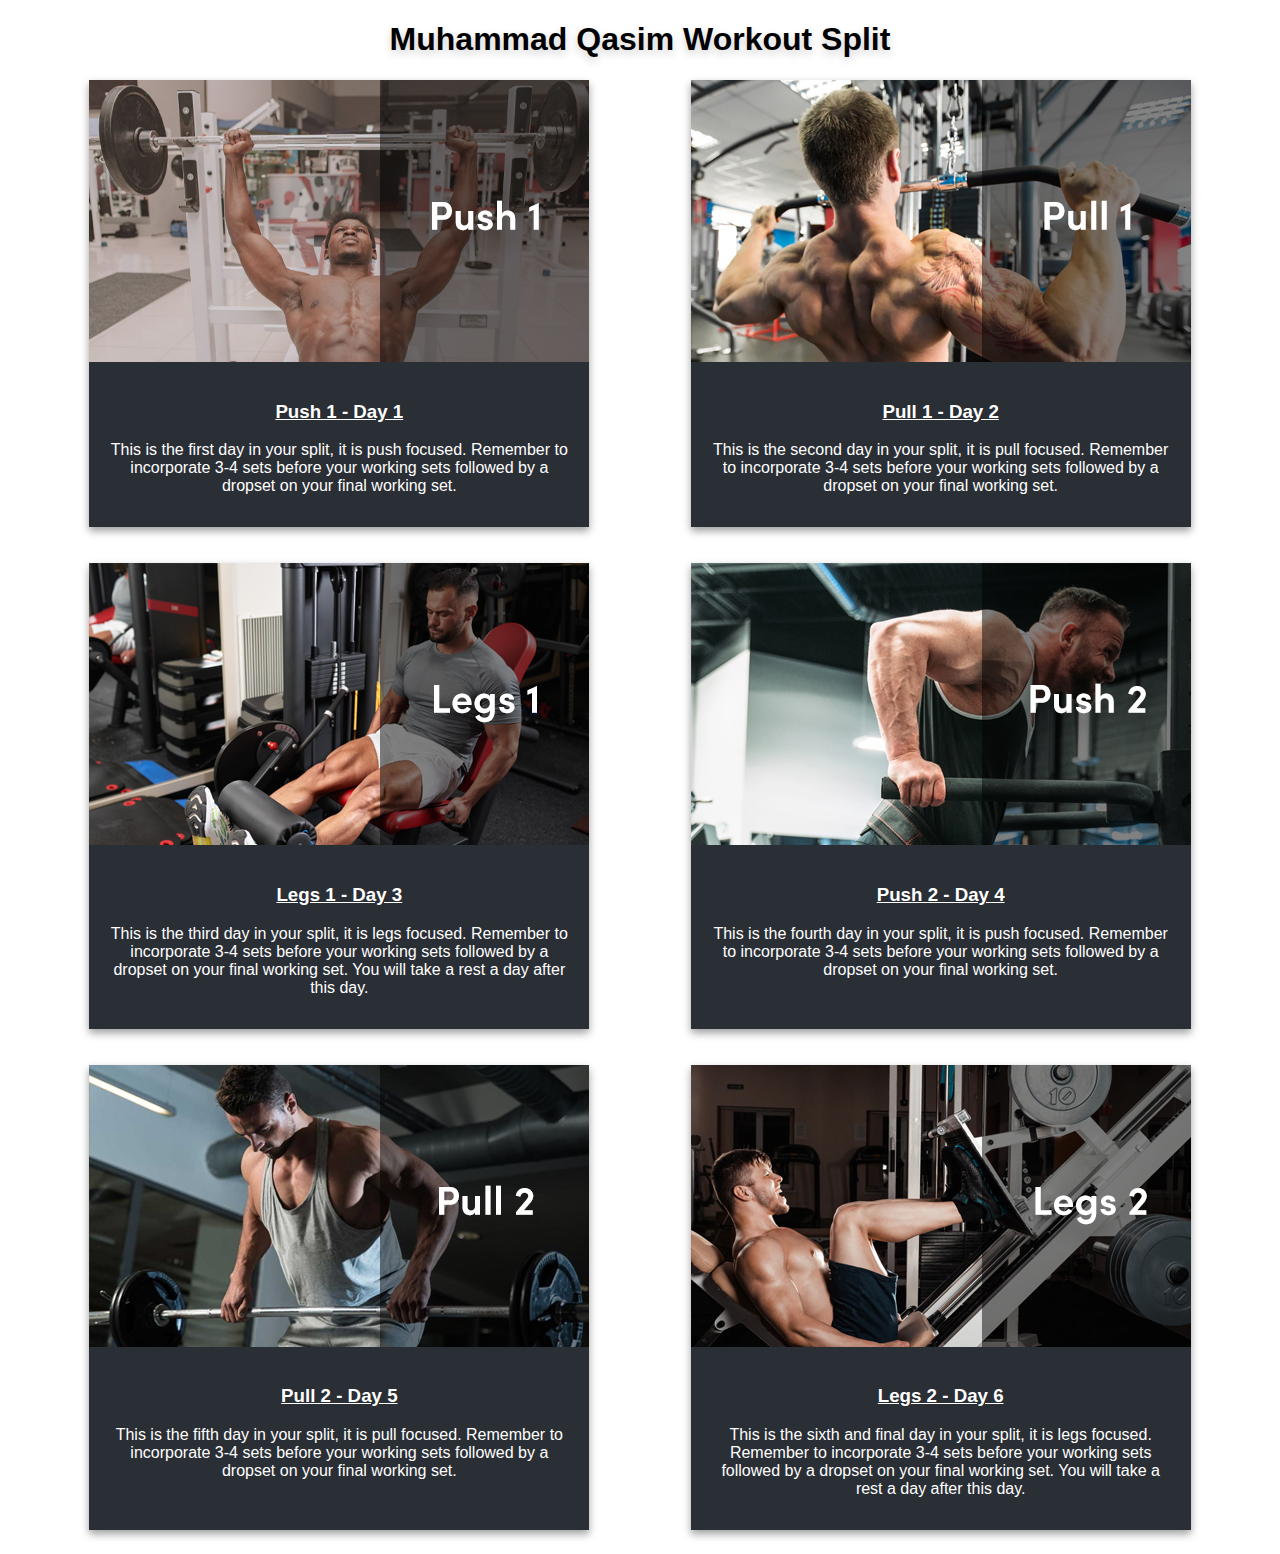
<file: index.html>
<!DOCTYPE html>
<html lang="en">

<head>
    <meta charset="UTF-8">
    <meta http-equiv="X-UA-Compatible" content="IE=edge">
    <meta name="viewport" content="width=device-width, initial-scale=1.0">
    <link rel="stylesheet" href="style.css">
    <link href="http://fonts.cdnfonts.com/css/sofia-pro" rel="stylesheet">


    <title>Workout Collection</title>
</head>

<body>
    <div class="workout-page-upper">
        <h1>Muhammad Qasim Workout Split</h1>

    </div>
    <div class="row-max-3">
        <div class="card workout-tile">
            <a href="push-1.html">
                <img src="resources/push1.jpg">
            </a>
            <div class="workout-content">
                <u>
                    <h3>Push 1 - Day 1</h3>
                </u>
                <p>This is the first day in your split, it is push focused. Remember to incorporate 3-4 sets before your working sets followed by a dropset on your final working set.</p>
            </div>
        </div>

        <div class="card workout-tile">
            <a href="pull-1.html">
                <img src="resources/pull1.jpg">
            </a>
            <div class="workout-content">
                <u>
                    <h3>Pull 1 - Day 2</h3>
                </u>
                <p>This is the second day in your split, it is pull focused. Remember to incorporate 3-4 sets before your working sets followed by a dropset on your final working set.</p>
            </div>
        </div>

        <div class="card workout-tile">
            <a href="legs-1.html">
                <img src="resources/legs1.jpg">
            </a>
            <div class="workout-content">
                <u>
                    <h3>Legs 1 - Day 3</h3>
                </u>
                <p>This is the third day in your split, it is legs focused. Remember to incorporate 3-4 sets before your working sets followed by a dropset on your final working set. You will take a rest a day after this day.</p>
            </div>
        </div>

        <div class="card workout-tile">
            <a href="push-2.html">
                <img src="resources/push2.jpg">
            </a>
            <div class="workout-content">
                <u>
                    <h3>Push 2 - Day 4</h3>
                </u>
                <p>This is the fourth day in your split, it is push focused. Remember to incorporate 3-4 sets before your working sets followed by a dropset on your final working set.</p>
            </div>
        </div>

        <div class="card workout-tile">
            <a href="pull-2.html">
                <img src="resources/pull2.jpg">
            </a>
            <div class="workout-content">
                <u>
                    <h3>Pull 2 - Day 5</h3>
                </u>
                <p>This is the fifth day in your split, it is pull focused. Remember to incorporate 3-4 sets before your working sets followed by a dropset on your final working set.</p>
            </div>
        </div>

        <div class="card workout-tile">
            <a href="legs-2.html">
                <img src="resources/legs2.jpg">
            </a>
            <div class="workout-content">
                <u>
                    <h3>Legs 2 - Day 6</h3>
                </u>
                <p>This is the sixth and final day in your split, it is legs focused. Remember to incorporate 3-4 sets before your working sets followed by a dropset on your final working set. You will take a rest a day after this day.</p>
            </div>
        </div>


    </div>
</body>

</html>
</file>
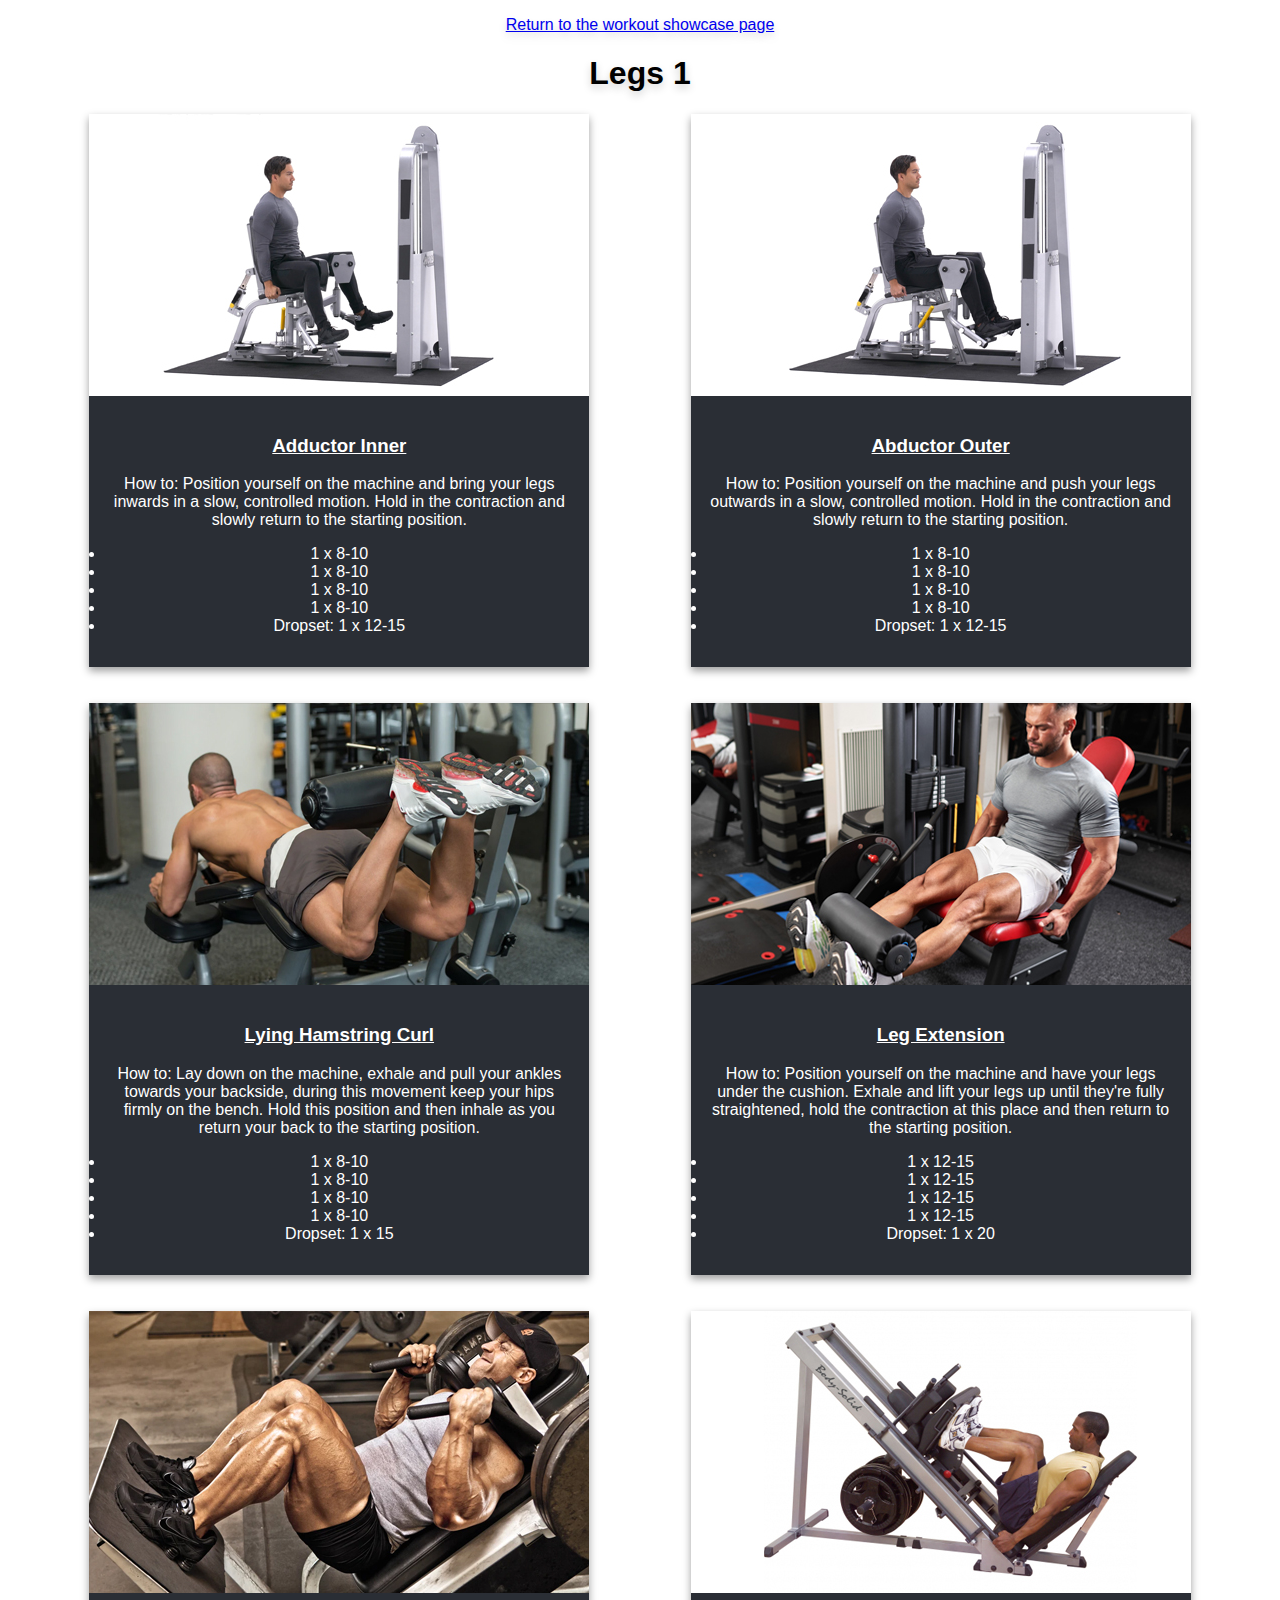
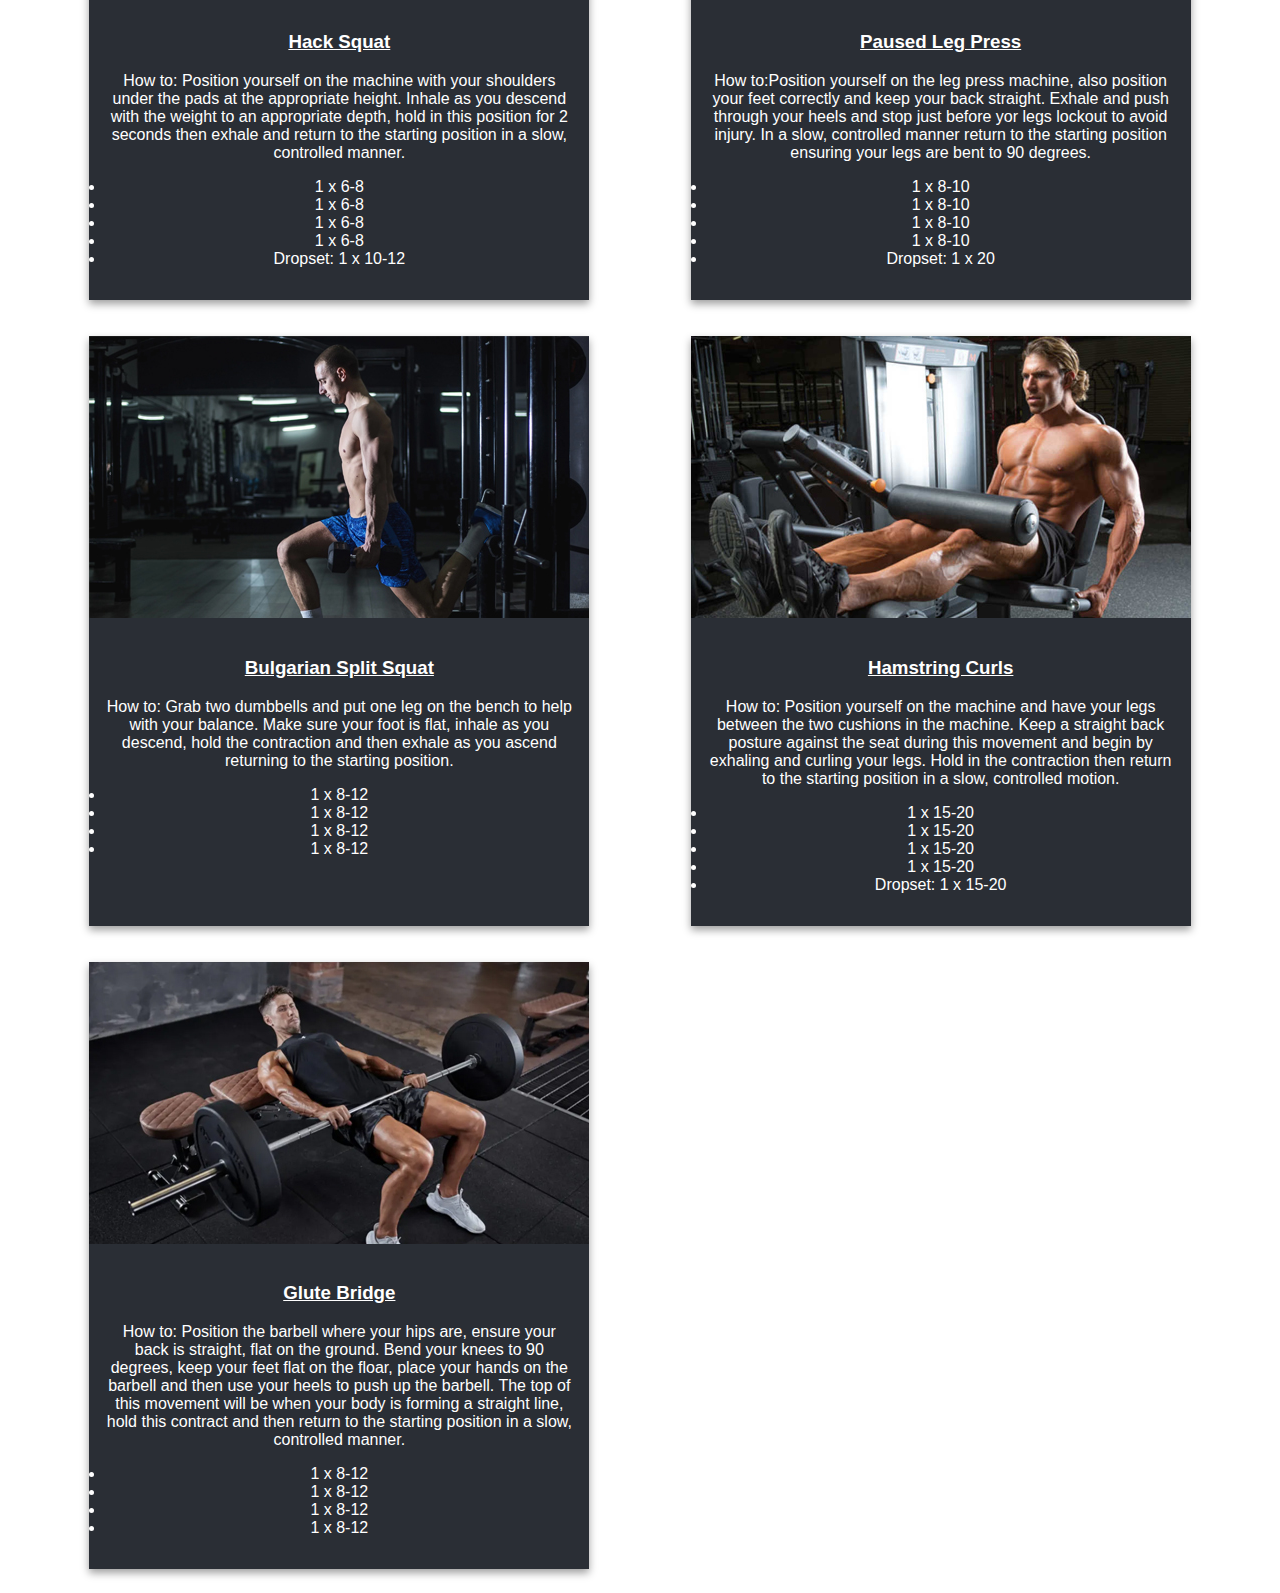
<file: legs-1.html>
<!DOCTYPE html>
<html lang="en">

<head>
    <meta charset="UTF-8">
    <meta http-equiv="X-UA-Compatible" content="IE=edge">
    <meta name="viewport" content="width=device-width, initial-scale=1.0">
    <link rel="stylesheet" href="style.css">
    <link href="http://fonts.cdnfonts.com/css/sofia-pro" rel="stylesheet">


    <title>Legs 1</title>
</head>

<body>
    <div class="workout-page-upper">
        <a href="index.html" id="page-nav">
            <p>Return to the workout showcase page</p>
        </a>
        <h1>Legs 1</h1>

    </div>
    <div class="row-max-3">
        <div class="card workout-tile">
            <a href="https://www.google.com">
                <img src="resources/abductor inner.jpg">
            </a>
            <div class="workout-content">
                <u>
                    <h3>Adductor Inner</h3>
                </u>
                <p><b>How to:</b> Position yourself on the machine and bring your legs inwards in a slow, controlled motion. Hold in the contraction and slowly return to the starting position.</p>
                <dl>
                    <li>1 x 8-10</li>
                    <li>1 x 8-10</li>
                    <li>1 x 8-10</li>
                    <li>1 x 8-10</li>
                    <li>Dropset: 1 x 12-15</li>
                </dl>
            </div>
        </div>

        <div class="card workout-tile">
            <a href="https://www.google.com">
                <img src="resources/adductor outer.jpg">
            </a>
            <div class="workout-content">
                <u>
                    <h3>Abductor Outer</h3>
                </u>
                <p><b>How to:</b> Position yourself on the machine and push your legs outwards in a slow, controlled motion. Hold in the contraction and slowly return to the starting position.</p>
                <dl>
                    <li>1 x 8-10</li>
                    <li>1 x 8-10</li>
                    <li>1 x 8-10</li>
                    <li>1 x 8-10</li>
                    <li>Dropset: 1 x 12-15</li>
                </dl>
            </div>
        </div>

        <div class="card workout-tile">
            <a href="https://www.google.com">
                <img src="resources/lyinghamstringcurl.jpg">
            </a>
            <div class="workout-content">
                <u>
                    <h3>Lying Hamstring Curl</h3>
                </u>
                <p><b>How to:</b> Lay down on the machine, exhale and pull your ankles towards your backside, during this movement keep your hips firmly on the bench. Hold this position and then inhale as you return your back to the starting position.</p>
                <dl>
                    <li>1 x 8-10</li>
                    <li>1 x 8-10</li>
                    <li>1 x 8-10</li>
                    <li>1 x 8-10</li>
                    <li>Dropset: 1 x 15</li>
                </dl>
            </div>
        </div>

        <div class="card workout-tile">
            <a href="https://www.google.com">
                <img src="resources/legextension.jpg">
            </a>
            <div class="workout-content">
                <u>
                    <h3>Leg Extension</h3>
                </u>
                <p><b>How to:</b> Position yourself on the machine and have your legs under the cushion. Exhale and lift your legs up until they're fully straightened, hold the contraction at this place and then return to the starting position.</p>
                <dl>
                    <li>1 x 12-15</li>
                    <li>1 x 12-15</li>
                    <li>1 x 12-15</li>
                    <li>1 x 12-15</li>
                    <li>Dropset: 1 x 20</li>
                </dl>
            </div>
        </div>

        <div class="card workout-tile">
            <a href="https://www.google.com">
                <img src="resources/hacksquat.jpg">
            </a>
            <div class="workout-content">
                <u>
                    <h3>Hack Squat</h3>
                </u>
                <p><b>How to:</b> Position yourself on the machine with your shoulders under the pads at the appropriate height. Inhale as you descend with the weight to an appropriate depth, hold in this position for 2 seconds then exhale and return to
                    the starting position in a slow, controlled manner.</p>
                <dl>
                    <li>1 x 6-8</li>
                    <li>1 x 6-8</li>
                    <li>1 x 6-8</li>
                    <li>1 x 6-8</li>
                    <li>Dropset: 1 x 10-12</li>
                </dl>
            </div>
        </div>

        <div class="card workout-tile">
            <a href="https://www.google.com">
                <img src="resources/legpress.jpg">
            </a>
            <div class="workout-content">
                <u>
                    <h3>Paused Leg Press</h3>
                </u>
                <p><b>How to:</b>Position yourself on the leg press machine, also position your feet correctly and keep your back straight. Exhale and push through your heels and stop just before yor legs lockout to avoid injury. In a slow, controlled manner
                    return to the starting position ensuring your legs are bent to 90 degrees.</p>
                <dl>
                    <li>1 x 8-10</li>
                    <li>1 x 8-10</li>
                    <li>1 x 8-10</li>
                    <li>1 x 8-10</li>
                    <li>Dropset: 1 x 20</li>
                </dl>
            </div>
        </div>

        <div class="card workout-tile">
            <a href="https://www.google.com">
                <img src="resources/bulgariansplitsquat.jpg">
            </a>
            <div class="workout-content">
                <u>
                    <h3>Bulgarian Split Squat</h3>
                </u>
                <p><b>How to:</b> Grab two dumbbells and put one leg on the bench to help with your balance. Make sure your foot is flat, inhale as you descend, hold the contraction and then exhale as you ascend returning to the starting position.</p>
                <dl>
                    <li>1 x 8-12</li>
                    <li>1 x 8-12</li>
                    <li>1 x 8-12</li>
                    <li>1 x 8-12</li>
                </dl>
            </div>
        </div>

        <div class="card workout-tile">
            <a href="https://www.google.com">
                <img src="resources/seatedlegcurl.jpg">
            </a>
            <div class="workout-content">
                <u>
                    <h3>Hamstring Curls</h3>
                </u>
                <p><b>How to:</b> Position yourself on the machine and have your legs between the two cushions in the machine. Keep a straight back posture against the seat during this movement and begin by exhaling and curling your legs. Hold in the contraction
                    then return to the starting position in a slow, controlled motion.</p>
                <dl>
                    <li>1 x 15-20</li>
                    <li>1 x 15-20</li>
                    <li>1 x 15-20</li>
                    <li>1 x 15-20</li>
                    <li>Dropset: 1 x 15-20</li>

                </dl>
            </div>
        </div>

        <div class="card workout-tile">
            <a href="https://www.google.com">
                <img src="resources/glutebridge.jpg">
            </a>
            <div class="workout-content">
                <u>
                    <h3>Glute Bridge</h3>
                </u>
                <p><b>How to:</b> Position the barbell where your hips are, ensure your back is straight, flat on the ground. Bend your knees to 90 degrees, keep your feet flat on the floar, place your hands on the barbell and then use your heels to push
                    up the barbell. The top of this movement will be when your body is forming a straight line, hold this contract and then return to the starting position in a slow, controlled manner.</p>
                <dl>
                    <li>1 x 8-12</li>
                    <li>1 x 8-12</li>
                    <li>1 x 8-12</li>
                    <li>1 x 8-12</li>
                </dl>
            </div>
        </div>
    </div>




</body>

</html>
</file>
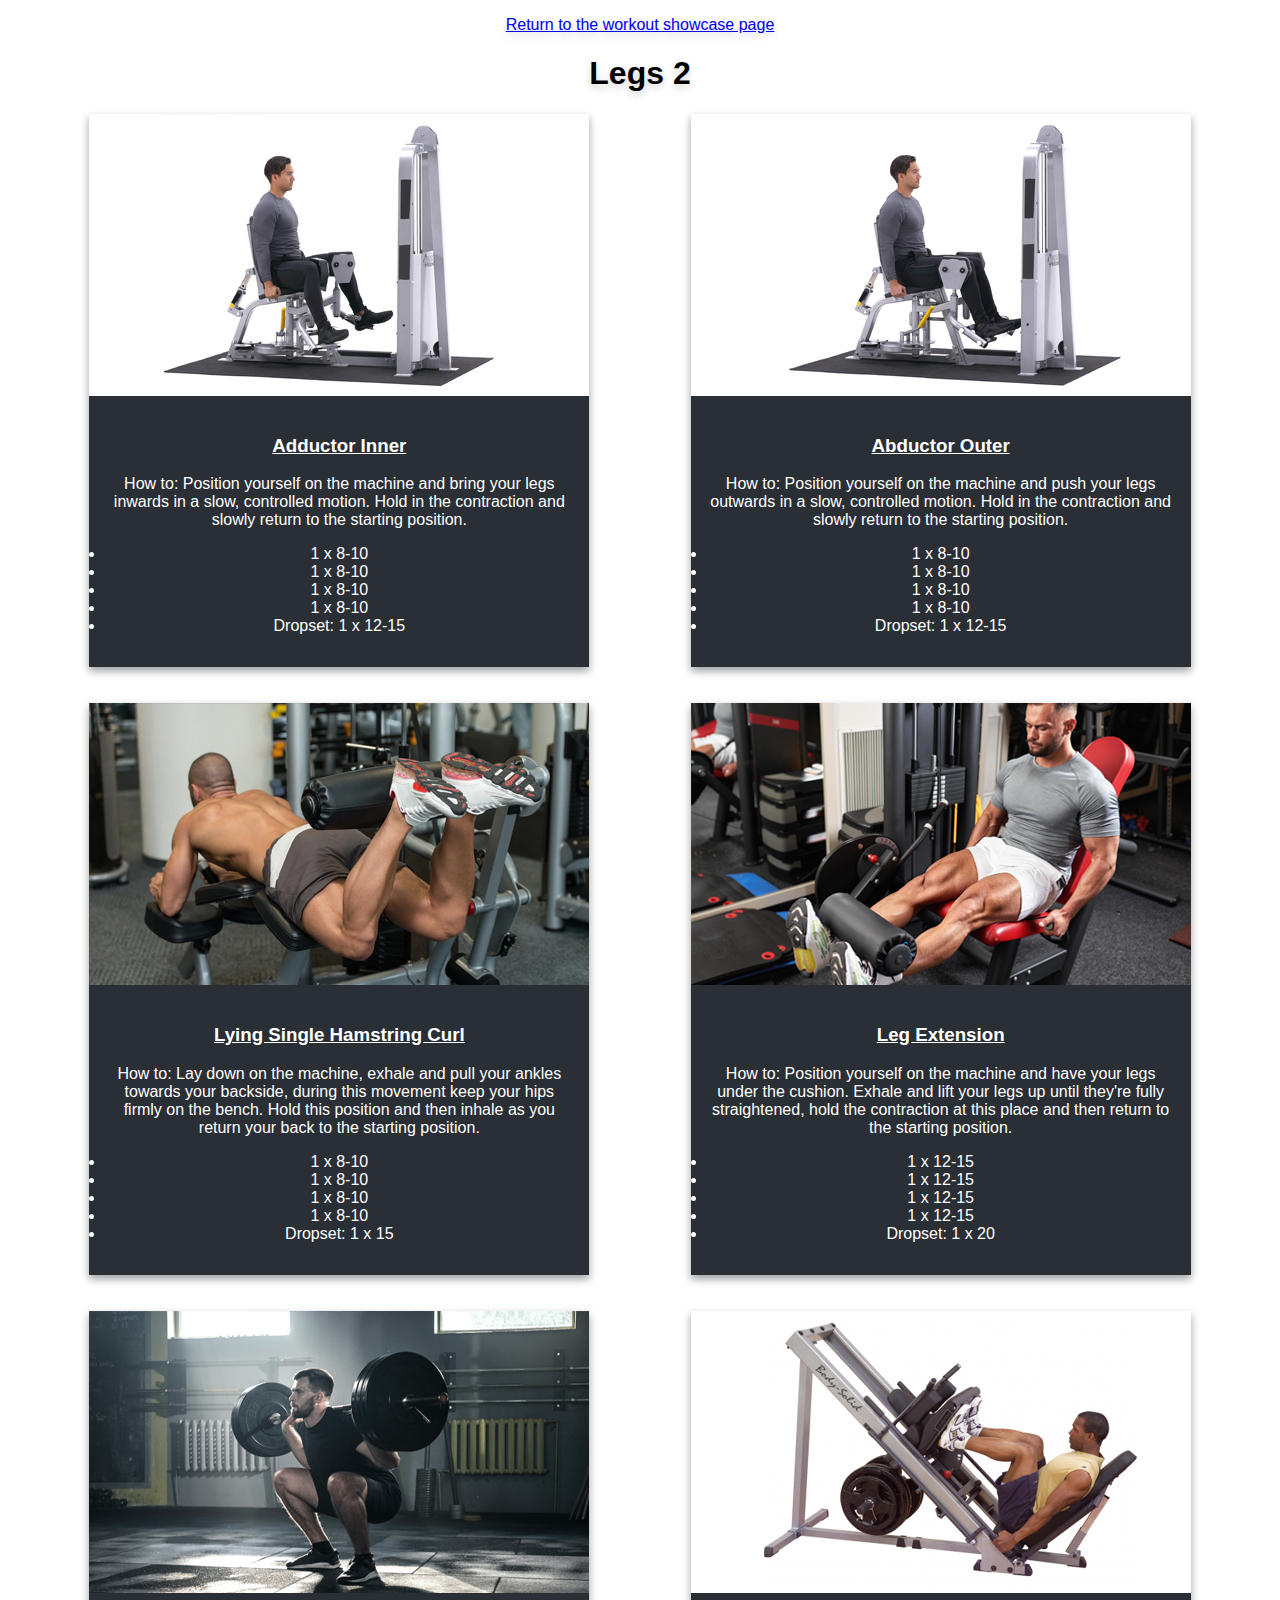
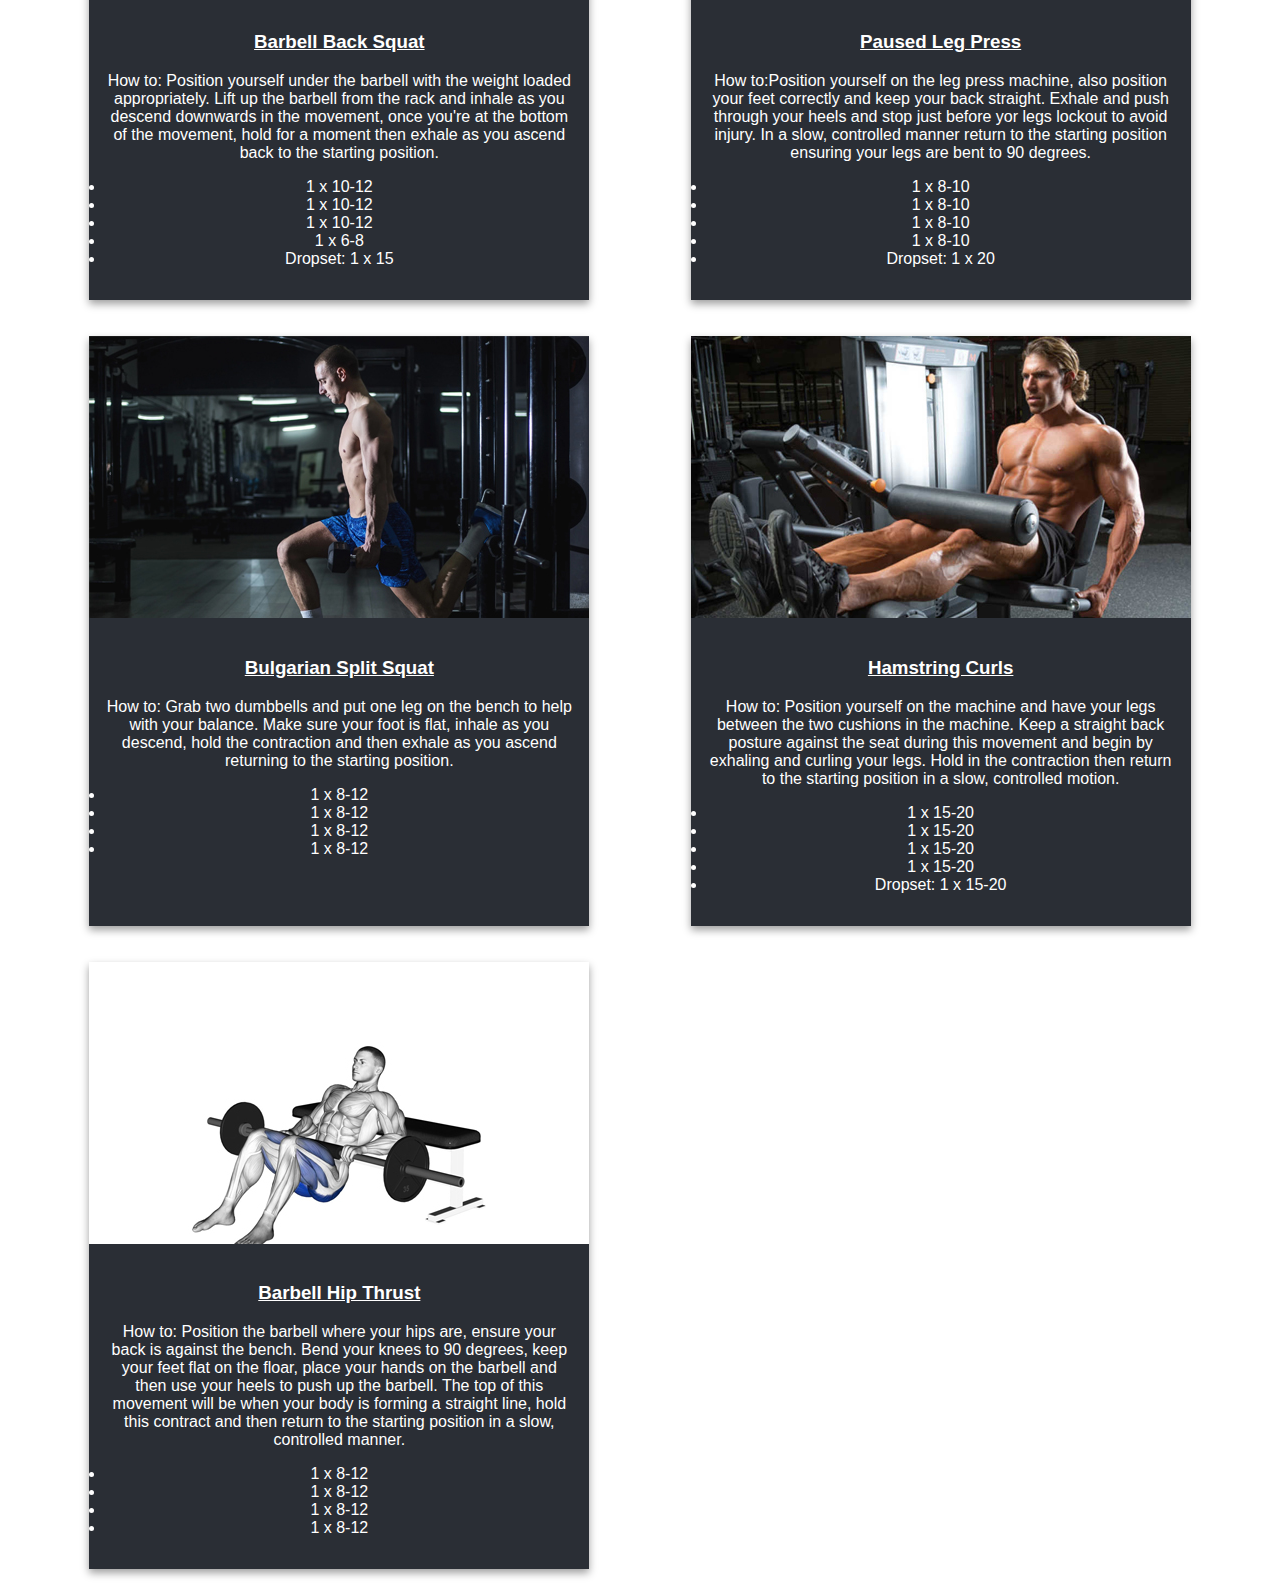
<file: legs-2.html>
<!DOCTYPE html>
<html lang="en">

<head>
    <meta charset="UTF-8">
    <meta http-equiv="X-UA-Compatible" content="IE=edge">
    <meta name="viewport" content="width=device-width, initial-scale=1.0">
    <link rel="stylesheet" href="style.css">
    <link href="http://fonts.cdnfonts.com/css/sofia-pro" rel="stylesheet">


    <title>Legs 2</title>
</head>

<body>
    <div class="workout-page-upper">
        <a href="index.html" id="page-nav">
            <p>Return to the workout showcase page</p>
        </a>
        <h1>Legs 2</h1>

    </div>
    <div class="row-max-3">
        <div class="card workout-tile">
            <a href="https://www.google.com">
                <img src="resources/abductor inner.jpg">
            </a>
            <div class="workout-content">
                <u>
                    <h3>Adductor Inner</h3>
                </u>
                <p><b>How to:</b> Position yourself on the machine and bring your legs inwards in a slow, controlled motion. Hold in the contraction and slowly return to the starting position.</p>
                <dl>
                    <li>1 x 8-10</li>
                    <li>1 x 8-10</li>
                    <li>1 x 8-10</li>
                    <li>1 x 8-10</li>
                    <li>Dropset: 1 x 12-15</li>
                </dl>
            </div>
        </div>

        <div class="card workout-tile">
            <a href="https://www.google.com">
                <img src="resources/adductor outer.jpg">
            </a>
            <div class="workout-content">
                <u>
                    <h3>Abductor Outer</h3>
                </u>
                <p><b>How to:</b> Position yourself on the machine and push your legs outwards in a slow, controlled motion. Hold in the contraction and slowly return to the starting position.</p>
                <dl>
                    <li>1 x 8-10</li>
                    <li>1 x 8-10</li>
                    <li>1 x 8-10</li>
                    <li>1 x 8-10</li>
                    <li>Dropset: 1 x 12-15</li>
                </dl>
            </div>
        </div>

        <div class="card workout-tile">
            <a href="https://www.google.com">
                <img src="resources/lyinghamstringcurl.jpg">
            </a>
            <div class="workout-content">
                <u>
                    <h3>Lying Single Hamstring Curl</h3>
                </u>
                <p><b>How to:</b> Lay down on the machine, exhale and pull your ankles towards your backside, during this movement keep your hips firmly on the bench. Hold this position and then inhale as you return your back to the starting position.</p>
                <dl>
                    <li>1 x 8-10</li>
                    <li>1 x 8-10</li>
                    <li>1 x 8-10</li>
                    <li>1 x 8-10</li>
                    <li>Dropset: 1 x 15</li>
                </dl>
            </div>
        </div>

        <div class="card workout-tile">
            <a href="https://www.google.com">
                <img src="resources/legextension.jpg">
            </a>
            <div class="workout-content">
                <u>
                    <h3>Leg Extension</h3>
                </u>
                <p><b>How to:</b> Position yourself on the machine and have your legs under the cushion. Exhale and lift your legs up until they're fully straightened, hold the contraction at this place and then return to the starting position.</p>
                <dl>
                    <li>1 x 12-15</li>
                    <li>1 x 12-15</li>
                    <li>1 x 12-15</li>
                    <li>1 x 12-15</li>
                    <li>Dropset: 1 x 20</li>
                </dl>
            </div>
        </div>

        <div class="card workout-tile">
            <a href="https://www.google.com">
                <img src="resources/barbellsquat.jpg">
            </a>
            <div class="workout-content">
                <u>
                    <h3>Barbell Back Squat</h3>
                </u>
                <p><b>How to:</b> Position yourself under the barbell with the weight loaded appropriately. Lift up the barbell from the rack and inhale as you descend downwards in the movement, once you're at the bottom of the movement, hold for a moment
                    then exhale as you ascend back to the starting position.</p>
                <dl>
                    <li>1 x 10-12</li>
                    <li>1 x 10-12</li>
                    <li>1 x 10-12</li>
                    <li>1 x 6-8</li>
                    <li>Dropset: 1 x 15</li>
                </dl>
            </div>
        </div>

        <div class="card workout-tile">
            <a href="https://www.google.com">
                <img src="resources/legpress.jpg">
            </a>
            <div class="workout-content">
                <u>
                    <h3>Paused Leg Press</h3>
                </u>
                <p><b>How to:</b>Position yourself on the leg press machine, also position your feet correctly and keep your back straight. Exhale and push through your heels and stop just before yor legs lockout to avoid injury. In a slow, controlled manner
                    return to the starting position ensuring your legs are bent to 90 degrees.</p>
                <dl>
                    <li>1 x 8-10</li>
                    <li>1 x 8-10</li>
                    <li>1 x 8-10</li>
                    <li>1 x 8-10</li>
                    <li>Dropset: 1 x 20</li>
                </dl>
            </div>
        </div>

        <div class="card workout-tile">
            <a href="https://www.google.com">
                <img src="resources/bulgariansplitsquat.jpg">
            </a>
            <div class="workout-content">
                <u>
                    <h3>Bulgarian Split Squat</h3>
                </u>
                <p><b>How to:</b> Grab two dumbbells and put one leg on the bench to help with your balance. Make sure your foot is flat, inhale as you descend, hold the contraction and then exhale as you ascend returning to the starting position.</p>
                <dl>
                    <li>1 x 8-12</li>
                    <li>1 x 8-12</li>
                    <li>1 x 8-12</li>
                    <li>1 x 8-12</li>
                </dl>
            </div>
        </div>

        <div class="card workout-tile">
            <a href="https://www.google.com">
                <img src="resources/seatedlegcurl.jpg">
            </a>
            <div class="workout-content">
                <u>
                    <h3>Hamstring Curls</h3>
                </u>
                <p><b>How to:</b> Position yourself on the machine and have your legs between the two cushions in the machine. Keep a straight back posture against the seat during this movement and begin by exhaling and curling your legs. Hold in the contraction
                    then return to the starting position in a slow, controlled motion.</p>
                <dl>
                    <li>1 x 15-20</li>
                    <li>1 x 15-20</li>
                    <li>1 x 15-20</li>
                    <li>1 x 15-20</li>
                    <li>Dropset: 1 x 15-20</li>

                </dl>
            </div>
        </div>

        <div class="card workout-tile">
            <a href="https://www.google.com">
                <img src="resources/barbellhipthrust.jpg">
            </a>
            <div class="workout-content">
                <u>
                    <h3>Barbell Hip Thrust</h3>
                </u>
                <p><b>How to:</b> Position the barbell where your hips are, ensure your back is against the bench. Bend your knees to 90 degrees, keep your feet flat on the floar, place your hands on the barbell and then use your heels to push up the barbell.
                    The top of this movement will be when your body is forming a straight line, hold this contract and then return to the starting position in a slow, controlled manner.</p>
                <dl>
                    <li>1 x 8-12</li>
                    <li>1 x 8-12</li>
                    <li>1 x 8-12</li>
                    <li>1 x 8-12</li>
                </dl>
            </div>
        </div>
    </div>




</body>

</html>
</file>
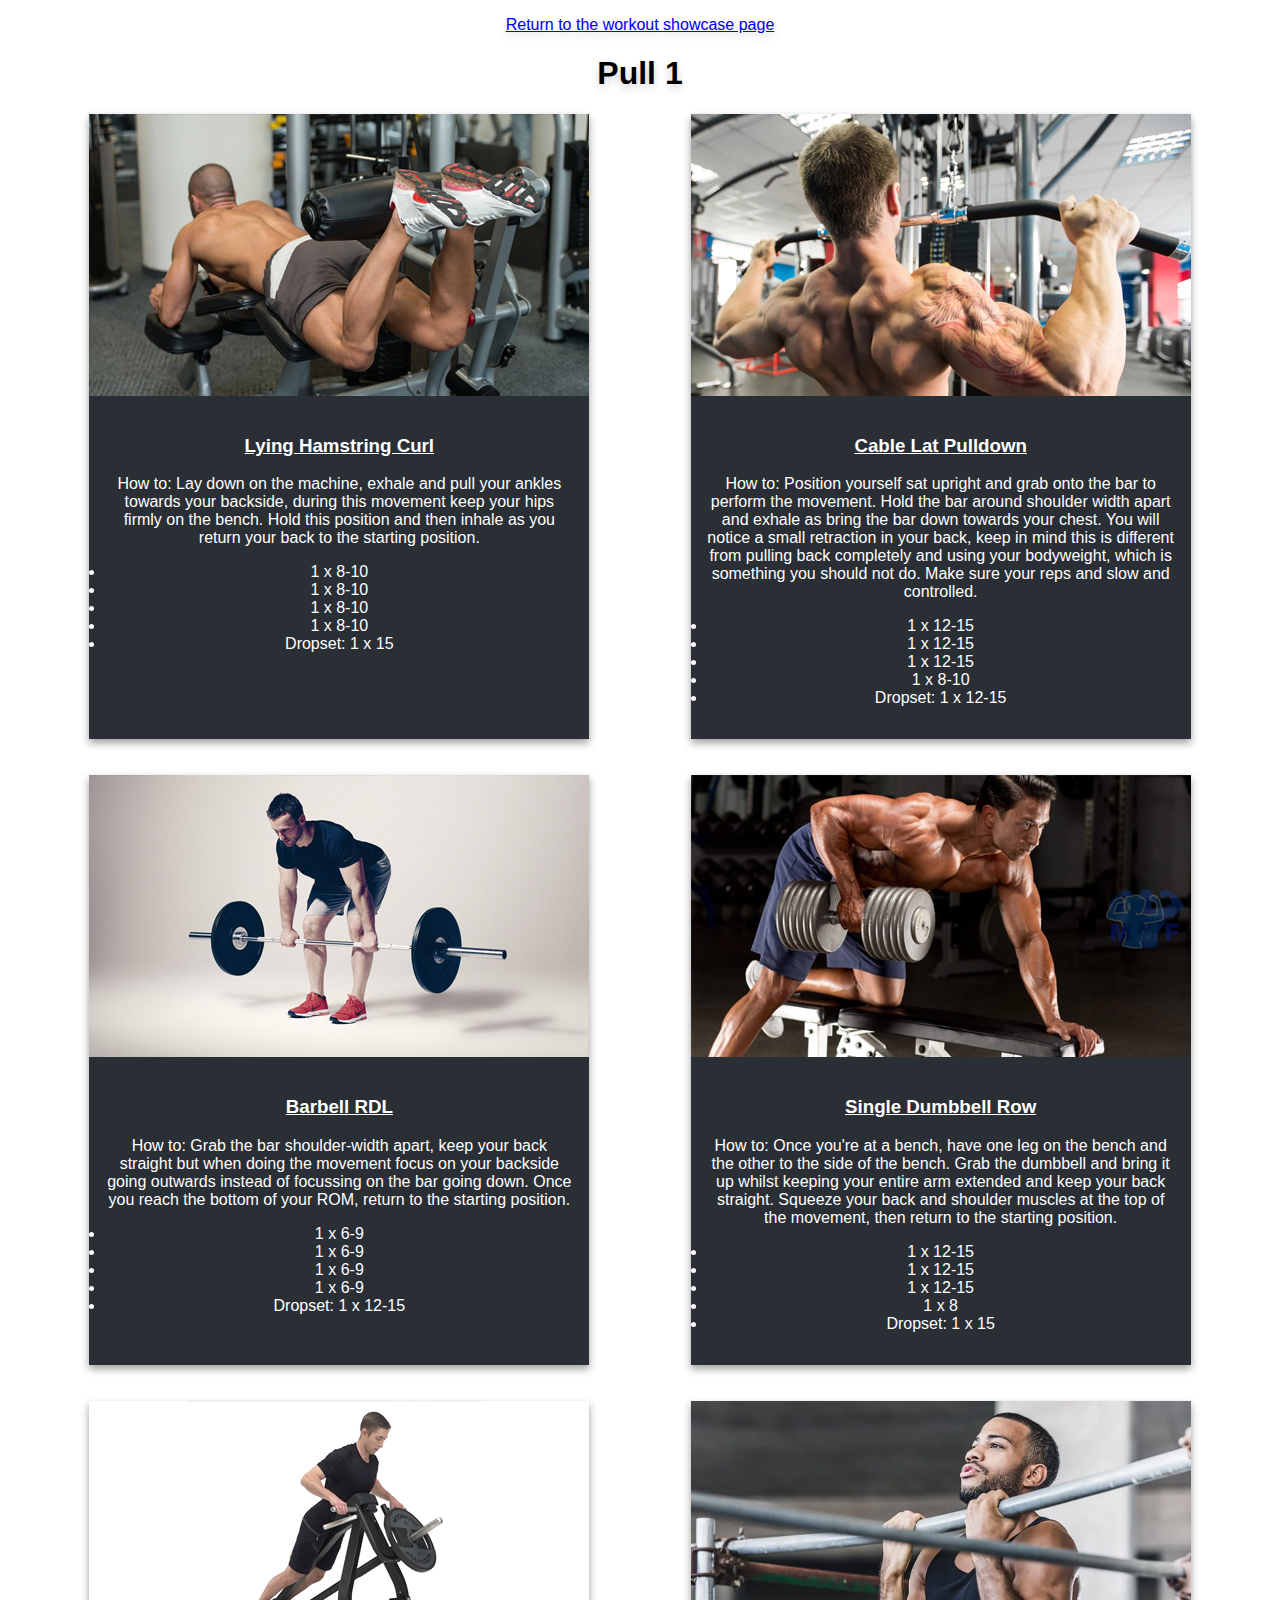
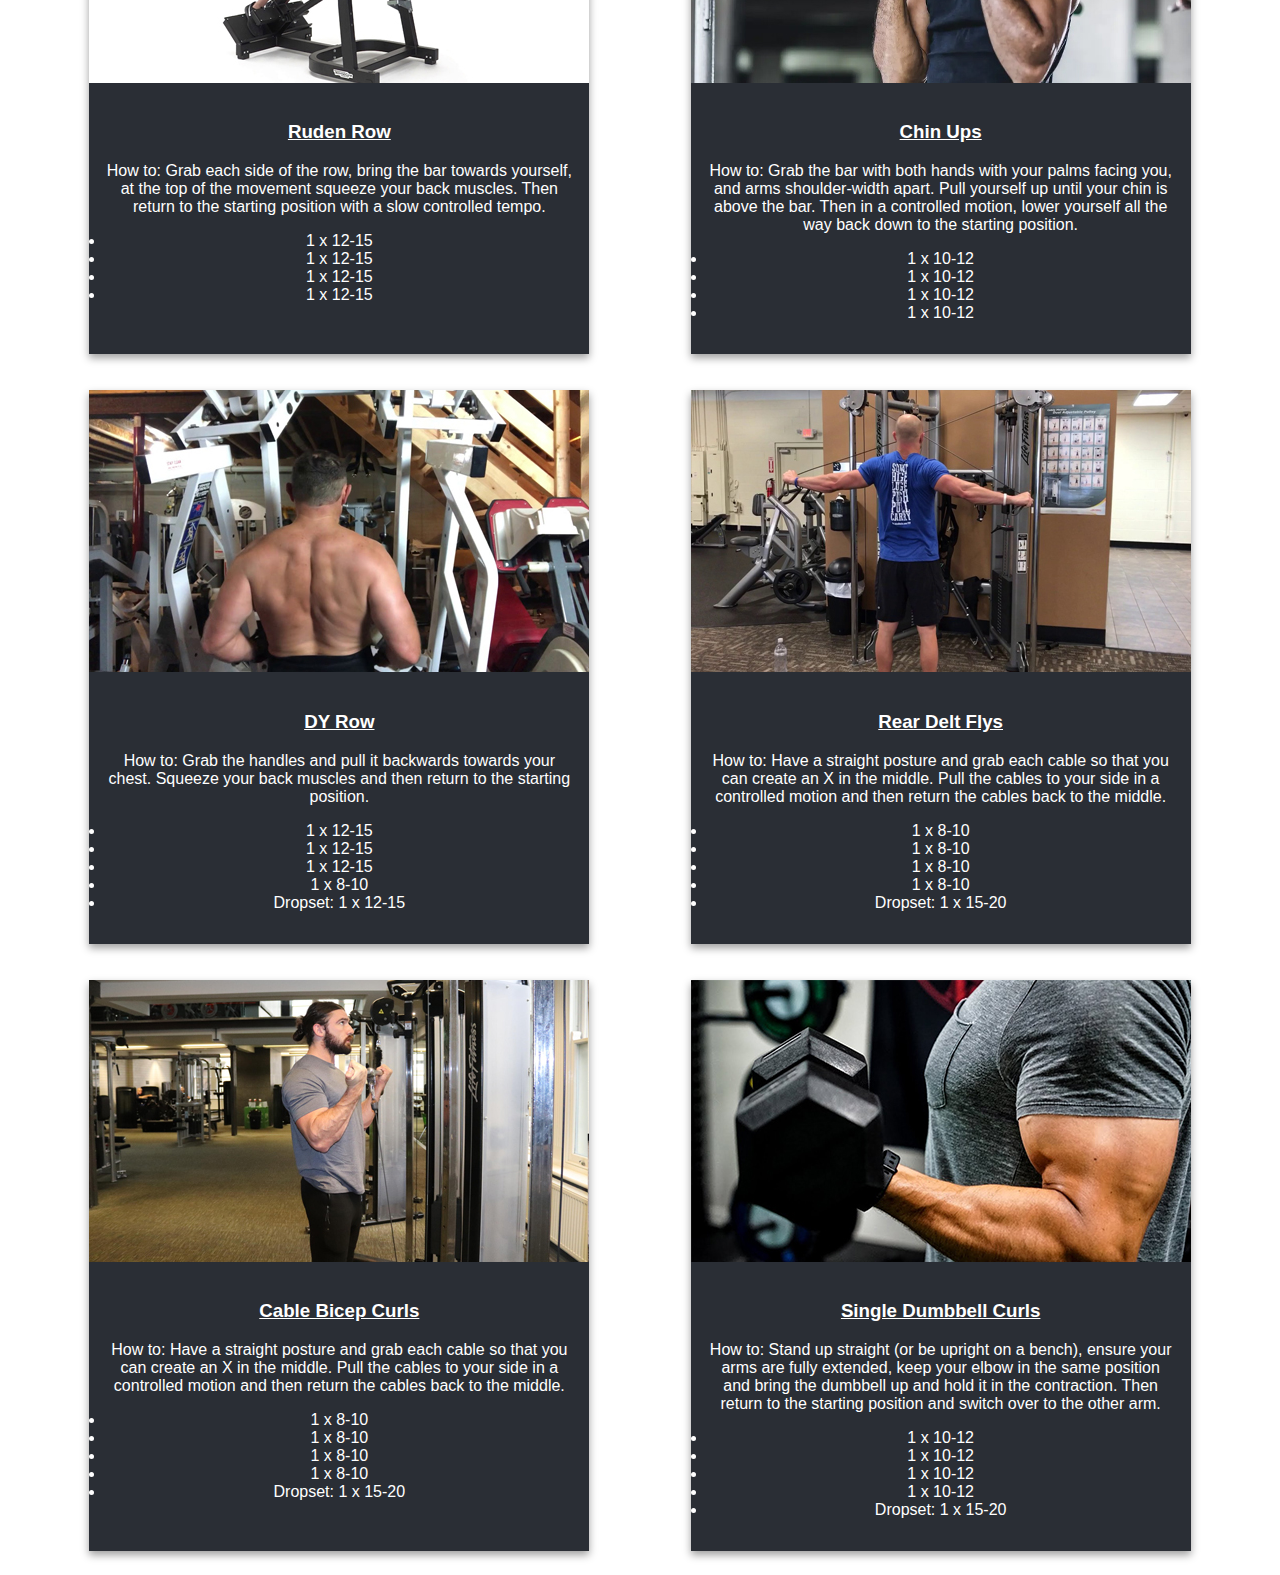
<file: pull-1.html>
<!DOCTYPE html>
<html lang="en">

<head>
    <meta charset="UTF-8">
    <meta http-equiv="X-UA-Compatible" content="IE=edge">
    <meta name="viewport" content="width=device-width, initial-scale=1.0">
    <link rel="stylesheet" href="style.css">
    <link href="http://fonts.cdnfonts.com/css/sofia-pro" rel="stylesheet">


    <title>Pull 1</title>
</head>

<body>
    <div class="workout-page-upper">
        <a href="index.html" id="page-nav">
            <p>Return to the workout showcase page</p>
        </a>
        <h1>Pull 1</h1>

    </div>
    <div class="row-max-3">
        <div class="card workout-tile">
            <a href="https://www.google.com">
                <img src="resources/lyinghamstringcurl.jpg">
            </a>
            <div class="workout-content">
                <u>
                    <h3>Lying Hamstring Curl</h3>
                </u>
                <p><b>How to:</b> Lay down on the machine, exhale and pull your ankles towards your backside, during this movement keep your hips firmly on the bench. Hold this position and then inhale as you return your back to the starting position.</p>
                <dl>
                    <li>1 x 8-10</li>
                    <li>1 x 8-10</li>
                    <li>1 x 8-10</li>
                    <li>1 x 8-10</li>
                    <li>Dropset: 1 x 15</li>
                </dl>
            </div>
        </div>

        <div class="card workout-tile">
            <a href="https://www.google.com">
                <img src="resources/latpulldown.jpg">
            </a>
            <div class="workout-content">
                <u>
                    <h3>Cable Lat Pulldown</h3>
                </u>
                <p><b>How to:</b> Position yourself sat upright and grab onto the bar to perform the movement. Hold the bar around shoulder width apart and exhale as bring the bar down towards your chest. You will notice a small retraction in your back,
                    keep in mind this is different from pulling back completely and using your bodyweight, which is something you should not do. Make sure your reps and slow and controlled.</p>
                <dl>
                    <li>1 x 12-15</li>
                    <li>1 x 12-15</li>
                    <li>1 x 12-15</li>
                    <li>1 x 8-10</li>
                    <li>Dropset: 1 x 12-15</li>
                </dl>
            </div>
        </div>

        <div class="card workout-tile">
            <a href="https://www.google.com">
                <img src="resources/barbellrdl.jpg">
            </a>
            <div class="workout-content">
                <u>
                    <h3>Barbell RDL</h3>
                </u>
                <p><b>How to:</b> Grab the bar shoulder-width apart, keep your back straight but when doing the movement focus on your backside going outwards instead of focussing on the bar going down. Once you reach the bottom of your ROM, return to the
                    starting position. </p>
                <dl>
                    <li>1 x 6-9</li>
                    <li>1 x 6-9</li>
                    <li>1 x 6-9</li>
                    <li>1 x 6-9</li>
                    <li>Dropset: 1 x 12-15</li>
                </dl>
            </div>
        </div>

        <div class="card workout-tile">
            <a href="https://www.google.com">
                <img src="resources/dumbellrow.jpg">
            </a>
            <div class="workout-content">
                <u>
                    <h3>Single Dumbbell Row</h3>
                </u>
                <p><b>How to:</b> Once you're at a bench, have one leg on the bench and the other to the side of the bench. Grab the dumbbell and bring it up whilst keeping your entire arm extended and keep your back straight. Squeeze your back and shoulder
                    muscles at the top of the movement, then return to the starting position.</p>
                <dl>
                    <li>1 x 12-15</li>
                    <li>1 x 12-15</li>
                    <li>1 x 12-15</li>
                    <li>1 x 8</li>
                    <li>Dropset: 1 x 15</li>
                </dl>
            </div>
        </div>

        <div class="card workout-tile">
            <a href="https://www.google.com">
                <img src="resources/rudenrow.jpg">
            </a>
            <div class="workout-content">
                <u>
                    <h3>Ruden Row</h3>
                </u>
                <p><b>How to:</b> Grab each side of the row, bring the bar towards yourself, at the top of the movement squeeze your back muscles. Then return to the starting position with a slow controlled tempo. </p>
                <dl>
                    <li>1 x 12-15</li>
                    <li>1 x 12-15</li>
                    <li>1 x 12-15</li>
                    <li>1 x 12-15</li>
                </dl>
            </div>
        </div>

        <div class="card workout-tile">
            <a href="https://www.google.com">
                <img src="resources/chinups.jpg">
            </a>
            <div class="workout-content">
                <u>
                    <h3>Chin Ups</h3>
                </u>
                <p><b>How to:</b> Grab the bar with both hands with your palms facing you, and arms shoulder-width apart. Pull yourself up until your chin is above the bar. Then in a controlled motion, lower yourself all the way back down to the starting
                    position.
                </p>
                <dl>
                    <li>1 x 10-12</li>
                    <li>1 x 10-12</li>
                    <li>1 x 10-12</li>
                    <li>1 x 10-12</li>
                </dl>
            </div>
        </div>

        <div class="card workout-tile">
            <a href="https://www.google.com">
                <img src="resources/dyrow.jpg">
            </a>
            <div class="workout-content">
                <u>
                    <h3>DY Row</h3>
                </u>
                <p><b>How to:</b> Grab the handles and pull it backwards towards your chest. Squeeze your back muscles and then return to the starting position.</p>
                <dl>
                    <li>1 x 12-15</li>
                    <li>1 x 12-15</li>
                    <li>1 x 12-15</li>
                    <li>1 x 8-10</li>
                    <li>Dropset: 1 x 12-15</li>
                </dl>
            </div>
        </div>

        <div class="card workout-tile">
            <a href="https://www.google.com">
                <img src="resources/cablereardeltflys.jpg">
            </a>
            <div class="workout-content">
                <u>
                    <h3>Rear Delt Flys</h3>
                </u>
                <p><b>How to:</b> Have a straight posture and grab each cable so that you can create an X in the middle. Pull the cables to your side in a controlled motion and then return the cables back to the middle.</p>
                <dl>
                    <li>1 x 8-10</li>
                    <li>1 x 8-10</li>
                    <li>1 x 8-10</li>
                    <li>1 x 8-10</li>
                    <li>Dropset: 1 x 15-20</li>

                </dl>
            </div>
        </div>

        <div class="card workout-tile">
            <a href="https://www.google.com">
                <img src="resources/cablebicepcurls.jpg">
            </a>
            <div class="workout-content">
                <u>
                    <h3>Cable Bicep Curls</h3>
                </u>
                <p><b>How to:</b> Have a straight posture and grab each cable so that you can create an X in the middle. Pull the cables to your side in a controlled motion and then return the cables back to the middle.</p>
                <dl>
                    <li>1 x 8-10</li>
                    <li>1 x 8-10</li>
                    <li>1 x 8-10</li>
                    <li>1 x 8-10</li>
                    <li>Dropset: 1 x 15-20</li>

                </dl>
            </div>
        </div>

        <div class="card workout-tile">
            <a href="https://www.google.com">
                <img src="resources/bicepcurl.jpg">
            </a>
            <div class="workout-content">
                <u>
                    <h3>Single Dumbbell Curls</h3>
                </u>
                <p><b>How to:</b> Stand up straight (or be upright on a bench), ensure your arms are fully extended, keep your elbow in the same position and bring the dumbbell up and hold it in the contraction. Then return to the starting position and switch
                    over to the other arm.</p>
                <dl>
                    <li>1 x 10-12</li>
                    <li>1 x 10-12</li>
                    <li>1 x 10-12</li>
                    <li>1 x 10-12</li>
                    <li>Dropset: 1 x 15-20</li>

                </dl>
            </div>
        </div>



    </div>




</body>

</html>
</file>
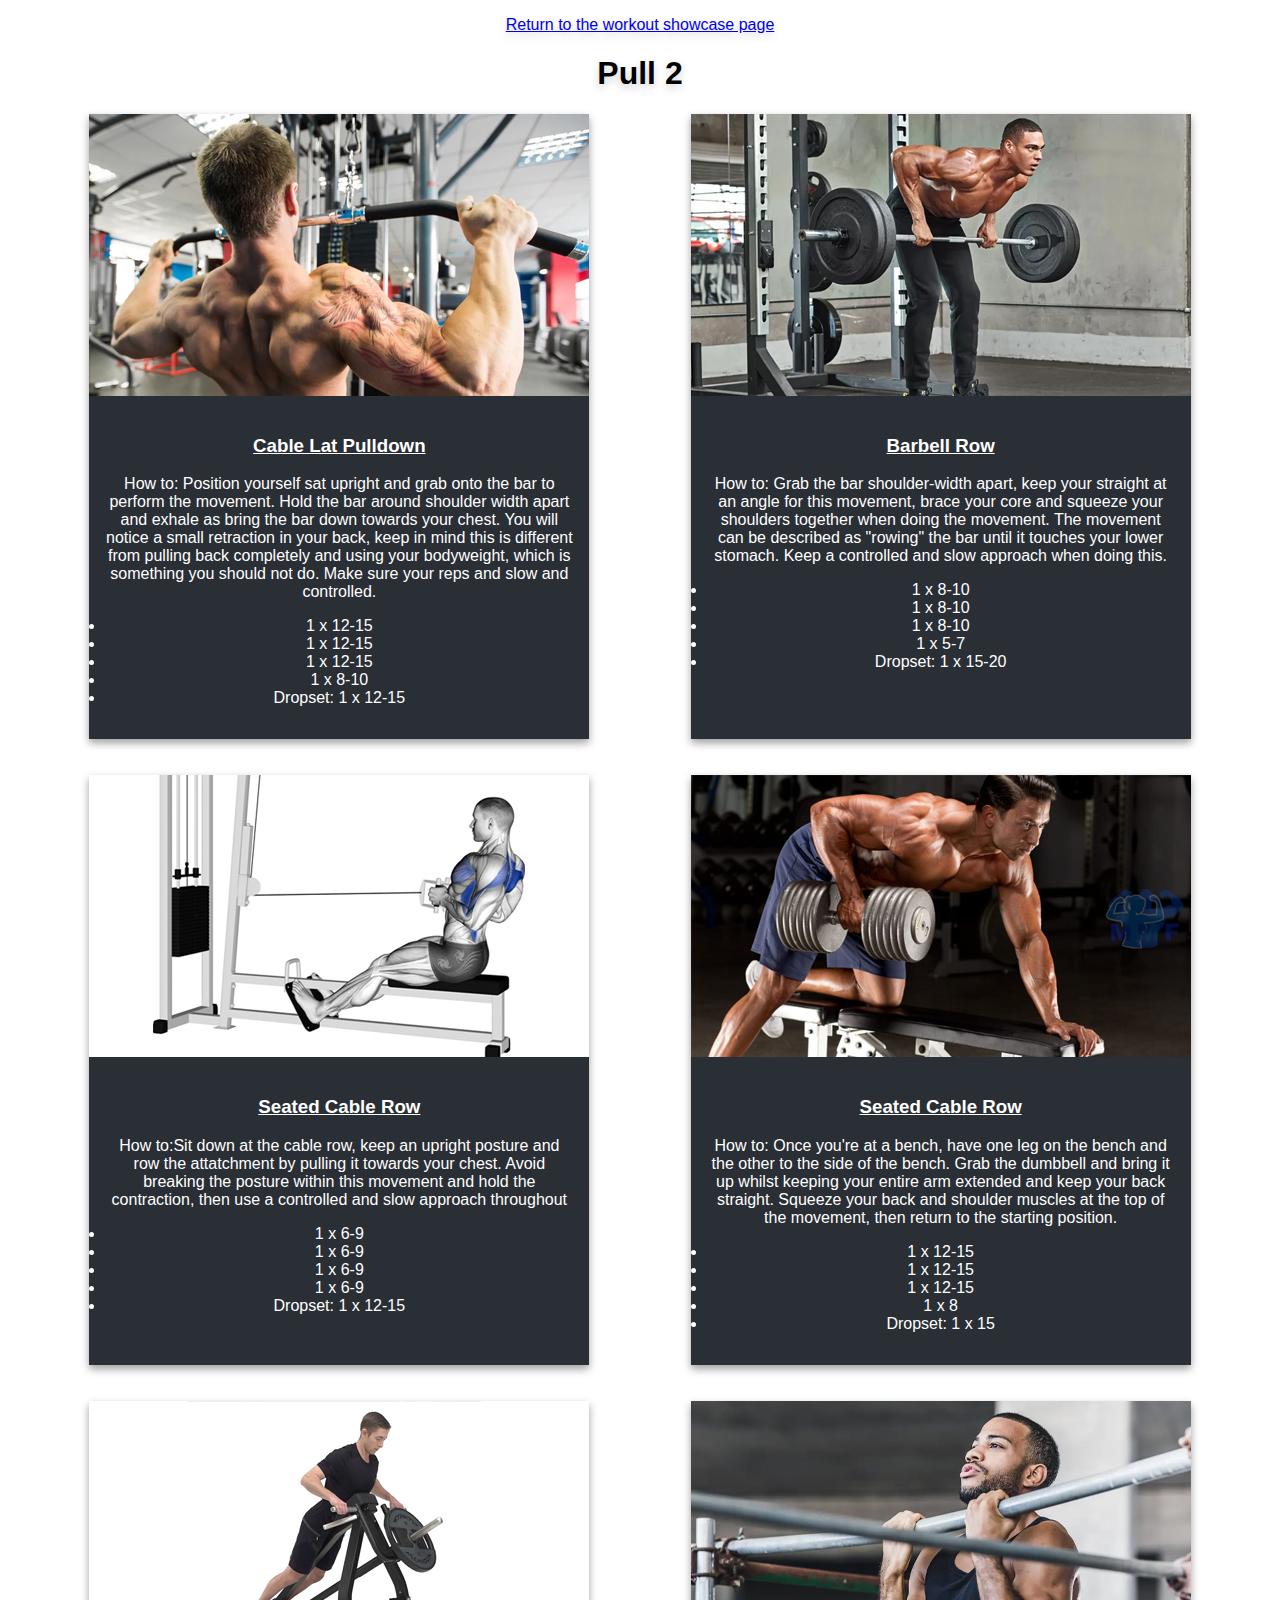
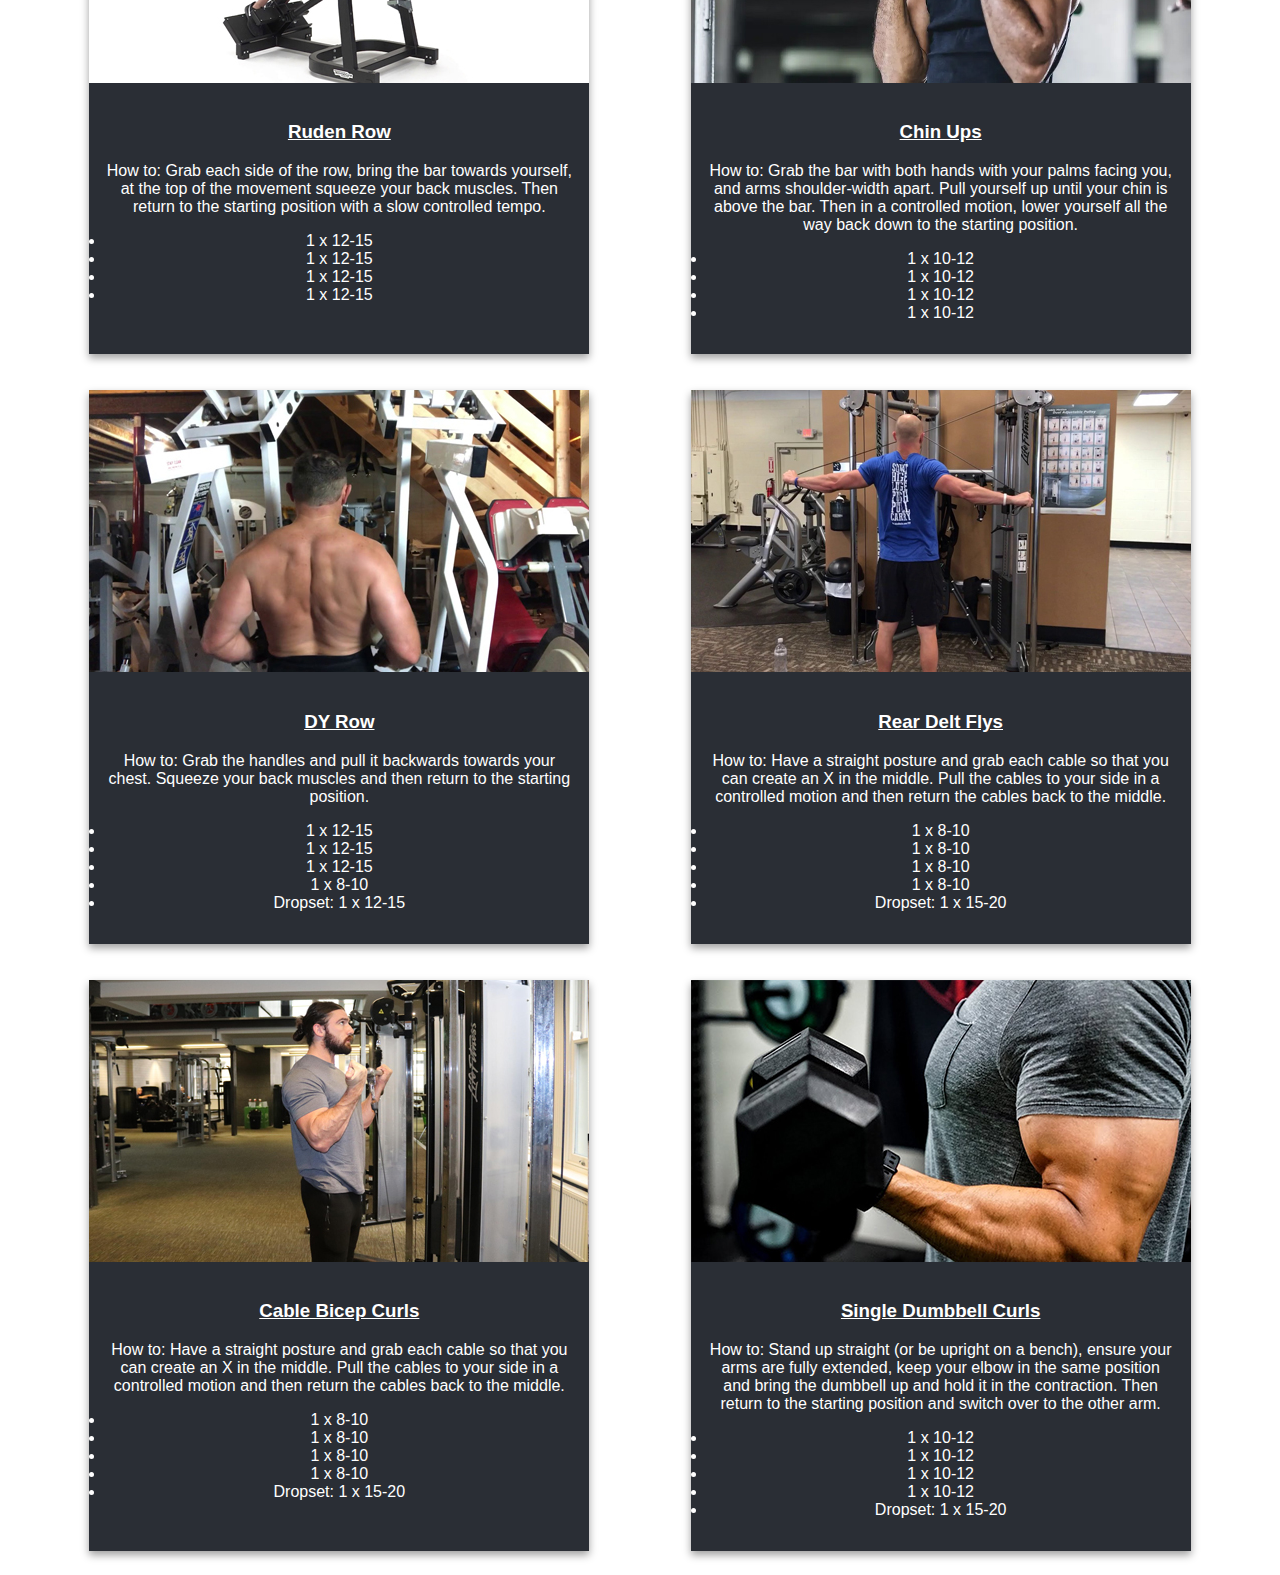
<file: pull-2.html>
<!DOCTYPE html>
<html lang="en">

<head>
    <meta charset="UTF-8">
    <meta http-equiv="X-UA-Compatible" content="IE=edge">
    <meta name="viewport" content="width=device-width, initial-scale=1.0">
    <link rel="stylesheet" href="style.css">
    <link href="http://fonts.cdnfonts.com/css/sofia-pro" rel="stylesheet">


    <title>Pull 2</title>
</head>

<body>
    <div class="workout-page-upper">
        <a href="index.html" id="page-nav">
            <p>Return to the workout showcase page</p>
        </a>
        <h1>Pull 2</h1>

    </div>
    <div class="row-max-3">
        <div class="card workout-tile">
            <a href="https://www.google.com">
                <img src="resources/latpulldown.jpg">
            </a>
            <div class="workout-content">
                <u>
                <h3>Cable Lat Pulldown</h3>
            </u>
                <p><b>How to:</b> Position yourself sat upright and grab onto the bar to perform the movement. Hold the bar around shoulder width apart and exhale as bring the bar down towards your chest. You will notice a small retraction in your back,
                    keep in mind this is different from pulling back completely and using your bodyweight, which is something you should not do. Make sure your reps and slow and controlled.</p>
                <dl>
                    <li>1 x 12-15</li>
                    <li>1 x 12-15</li>
                    <li>1 x 12-15</li>
                    <li>1 x 8-10</li>
                    <li>Dropset: 1 x 12-15</li>
                </dl>
            </div>
        </div>

        <div class="card workout-tile">
            <a href="https://www.google.com">
                <img src="resources/barbellrow.jpg">
            </a>
            <div class="workout-content">
                <u>
                <h3>Barbell Row</h3>
            </u>
                <p><b>How to:</b> Grab the bar shoulder-width apart, keep your straight at an angle for this movement, brace your core and squeeze your shoulders together when doing the movement. The movement can be described as "rowing" the bar until it
                    touches your lower stomach. Keep a controlled and slow approach when doing this.</p>
                <dl>
                    <li>1 x 8-10</li>
                    <li>1 x 8-10</li>
                    <li>1 x 8-10</li>
                    <li>1 x 5-7</li>
                    <li>Dropset: 1 x 15-20</li>
                </dl>
            </div>
        </div>

        <div class="card workout-tile">
            <a href="https://www.google.com">
                <img src="resources/seatedcablerow.jpg">
            </a>
            <div class="workout-content">
                <u>
                    <h3>Seated Cable Row</h3>
                </u>
                <p><b>How to:</b>Sit down at the cable row, keep an upright posture and row the attatchment by pulling it towards your chest. Avoid breaking the posture within this movement and hold the contraction, then use a controlled and slow approach
                    throughout</p>
                <dl>
                    <li>1 x 6-9</li>
                    <li>1 x 6-9</li>
                    <li>1 x 6-9</li>
                    <li>1 x 6-9</li>
                    <li>Dropset: 1 x 12-15</li>
                </dl>
            </div>
        </div>

        <div class="card workout-tile">
            <a href="https://www.google.com">
                <img src="resources/dumbellrow.jpg">
            </a>
            <div class="workout-content">
                <u>
                    <h3>Seated Cable Row</h3>
                </u>
                <p><b>How to:</b> Once you're at a bench, have one leg on the bench and the other to the side of the bench. Grab the dumbbell and bring it up whilst keeping your entire arm extended and keep your back straight. Squeeze your back and shoulder
                    muscles at the top of the movement, then return to the starting position.</p>
                <dl>
                    <li>1 x 12-15</li>
                    <li>1 x 12-15</li>
                    <li>1 x 12-15</li>
                    <li>1 x 8</li>
                    <li>Dropset: 1 x 15</li>
                </dl>
            </div>
        </div>

        <div class="card workout-tile">
            <a href="https://www.google.com">
                <img src="resources/rudenrow.jpg">
            </a>
            <div class="workout-content">
                <u>
                    <h3>Ruden Row</h3>
                </u>
                <p><b>How to:</b> Grab each side of the row, bring the bar towards yourself, at the top of the movement squeeze your back muscles. Then return to the starting position with a slow controlled tempo. </p>
                <dl>
                    <li>1 x 12-15</li>
                    <li>1 x 12-15</li>
                    <li>1 x 12-15</li>
                    <li>1 x 12-15</li>
                </dl>
            </div>
        </div>

        <div class="card workout-tile">
            <a href="https://www.google.com">
                <img src="resources/chinups.jpg">
            </a>
            <div class="workout-content">
                <u>
                    <h3>Chin Ups</h3>
                </u>
                <p><b>How to:</b> Grab the bar with both hands with your palms facing you, and arms shoulder-width apart. Pull yourself up until your chin is above the bar. Then in a controlled motion, lower yourself all the way back down to the starting
                    position.
                </p>
                <dl>
                    <li>1 x 10-12</li>
                    <li>1 x 10-12</li>
                    <li>1 x 10-12</li>
                    <li>1 x 10-12</li>
                </dl>
            </div>
        </div>

        <div class="card workout-tile">
            <a href="https://www.google.com">
                <img src="resources/dyrow.jpg">
            </a>
            <div class="workout-content">
                <u>
                    <h3>DY Row</h3>
                </u>
                <p><b>How to:</b> Grab the handles and pull it backwards towards your chest. Squeeze your back muscles and then return to the starting position.</p>
                <dl>
                    <li>1 x 12-15</li>
                    <li>1 x 12-15</li>
                    <li>1 x 12-15</li>
                    <li>1 x 8-10</li>
                    <li>Dropset: 1 x 12-15</li>
                </dl>
            </div>
        </div>

        <div class="card workout-tile">
            <a href="https://www.google.com">
                <img src="resources/cablereardeltflys.jpg">
            </a>
            <div class="workout-content">
                <u>
                    <h3>Rear Delt Flys</h3>
                </u>
                <p><b>How to:</b> Have a straight posture and grab each cable so that you can create an X in the middle. Pull the cables to your side in a controlled motion and then return the cables back to the middle.</p>
                <dl>
                    <li>1 x 8-10</li>
                    <li>1 x 8-10</li>
                    <li>1 x 8-10</li>
                    <li>1 x 8-10</li>
                    <li>Dropset: 1 x 15-20</li>

                </dl>
            </div>
        </div>

        <div class="card workout-tile">
            <a href="https://www.google.com">
                <img src="resources/cablebicepcurls.jpg">
            </a>
            <div class="workout-content">
                <u>
                    <h3>Cable Bicep Curls</h3>
                </u>
                <p><b>How to:</b> Have a straight posture and grab each cable so that you can create an X in the middle. Pull the cables to your side in a controlled motion and then return the cables back to the middle.</p>
                <dl>
                    <li>1 x 8-10</li>
                    <li>1 x 8-10</li>
                    <li>1 x 8-10</li>
                    <li>1 x 8-10</li>
                    <li>Dropset: 1 x 15-20</li>

                </dl>
            </div>
        </div>

        <div class="card workout-tile">
            <a href="https://www.google.com">
                <img src="resources/bicepcurl.jpg">
            </a>
            <div class="workout-content">
                <u>
                    <h3>Single Dumbbell Curls</h3>
                </u>
                <p><b>How to:</b> Stand up straight (or be upright on a bench), ensure your arms are fully extended, keep your elbow in the same position and bring the dumbbell up and hold it in the contraction. Then return to the starting position and switch
                    over to the other arm.</p>
                <dl>
                    <li>1 x 10-12</li>
                    <li>1 x 10-12</li>
                    <li>1 x 10-12</li>
                    <li>1 x 10-12</li>
                    <li>Dropset: 1 x 15-20</li>

                </dl>
            </div>
        </div>



    </div>




</body>

</html>
</file>
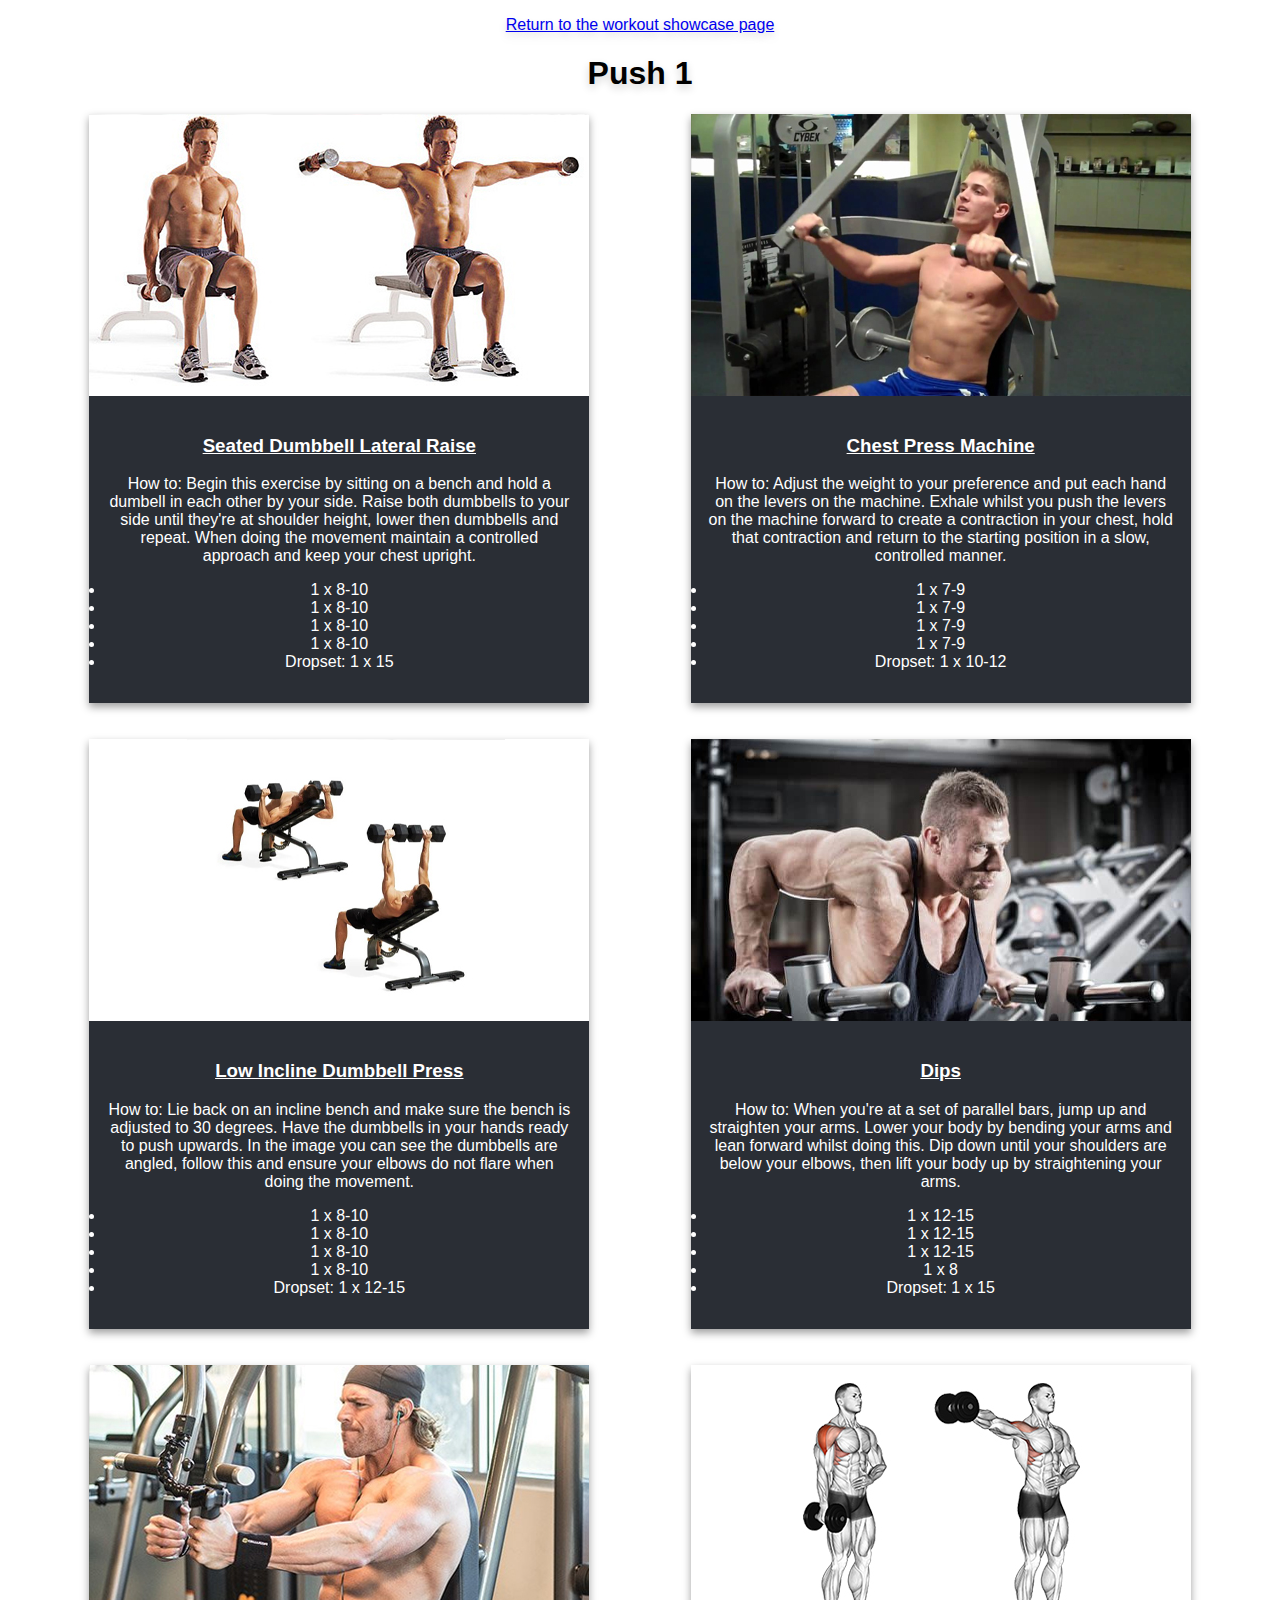
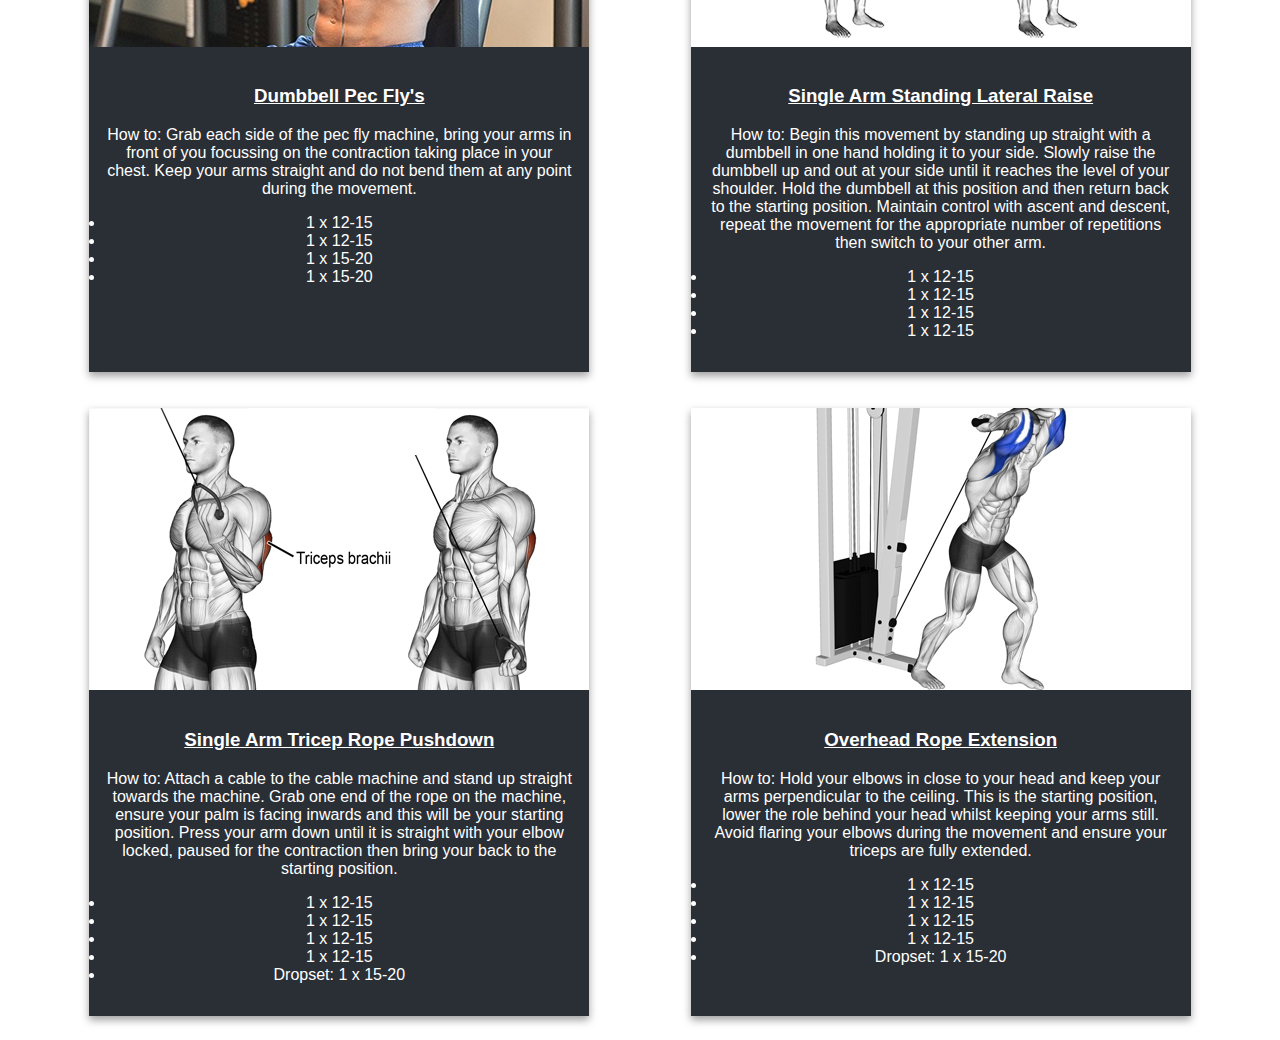
<file: push-1.html>
<!DOCTYPE html>
<html lang="en">

<head>
    <meta charset="UTF-8">
    <meta http-equiv="X-UA-Compatible" content="IE=edge">
    <meta name="viewport" content="width=device-width, initial-scale=1.0">
    <link rel="stylesheet" href="style.css">
    <link href="http://fonts.cdnfonts.com/css/sofia-pro" rel="stylesheet">


    <title>Push 1</title>
</head>

<body>
    <div class="workout-page-upper">
        <a href="index.html" id="page-nav">
            <p>Return to the workout showcase page</p>
        </a>
        <h1>Push 1</h1>

    </div>
    <div class="row-max-3">
        <div class="card workout-tile">
            <a href="https://www.google.com">
                <img src="resources/seatedlateralraise.jpg">
            </a>
            <div class="workout-content">
                <u>
                    <h3>Seated Dumbbell Lateral Raise</h3>
                </u>
                <p><b>How to:</b> Begin this exercise by sitting on a bench and hold a dumbell in each other by your side. Raise both dumbbells to your side until they're at shoulder height, lower then dumbbells and repeat. When doing the movement maintain
                    a controlled approach and keep your chest upright.</p>
                <dl>
                    <li>1 x 8-10</li>
                    <li>1 x 8-10</li>
                    <li>1 x 8-10</li>
                    <li>1 x 8-10</li>
                    <li>Dropset: 1 x 15</li>
                </dl>
            </div>
        </div>

        <div class="card workout-tile">
            <a href="https://www.google.com">
                <img src="resources/chestpressmachine.jpg">
            </a>
            <div class="workout-content">
                <u>
                    <h3>Chest Press Machine</h3>
                </u>
                <p><b>How to:</b> Adjust the weight to your preference and put each hand on the levers on the machine. Exhale whilst you push the levers on the machine forward to create a contraction in your chest, hold that contraction and return to the
                    starting position in a slow, controlled manner.</p>
                <dl>
                    <li>1 x 7-9</li>
                    <li>1 x 7-9</li>
                    <li>1 x 7-9</li>
                    <li>1 x 7-9</li>
                    <li>Dropset: 1 x 10-12</li>
                </dl>
            </div>
        </div>

        <div class="card workout-tile">
            <a href="https://www.google.com">
                <img src="resources/lowinclinedbpress.jpg">
            </a>
            <div class="workout-content">
                <u>
                    <h3>Low Incline Dumbbell Press</h3>
                </u>
                <p><b>How to:</b> Lie back on an incline bench and make sure the bench is adjusted to 30 degrees. Have the dumbbells in your hands ready to push upwards. In the image you can see the dumbbells are angled, follow this and ensure your elbows
                    do not flare when doing the movement. </p>
                <dl>
                    <li>1 x 8-10</li>
                    <li>1 x 8-10</li>
                    <li>1 x 8-10</li>
                    <li>1 x 8-10</li>
                    <li>Dropset: 1 x 12-15</li>
                </dl>
            </div>
        </div>

        <div class="card workout-tile">
            <a href="https://www.google.com">
                <img src="resources/dips.jpg">
            </a>
            <div class="workout-content">
                <u>
                    <h3>Dips</h3>
                </u>
                <p><b>How to:</b> When you're at a set of parallel bars, jump up and straighten your arms. Lower your body by bending your arms and lean forward whilst doing this. Dip down until your shoulders are below your elbows, then lift your body up
                    by straightening your arms. </p>
                <dl>
                    <li>1 x 12-15</li>
                    <li>1 x 12-15</li>
                    <li>1 x 12-15</li>
                    <li>1 x 8</li>
                    <li>Dropset: 1 x 15</li>
                </dl>
            </div>
        </div>

        <div class="card workout-tile">
            <a href="https://www.google.com">
                <img src="resources/pecfly.jpg">
            </a>
            <div class="workout-content">
                <u>
                    <h3>Dumbbell Pec Fly's</h3>
                </u>
                <p><b>How to:</b> Grab each side of the pec fly machine, bring your arms in front of you focussing on the contraction taking place in your chest. Keep your arms straight and do not bend them at any point during the movement. </p>
                <dl>
                    <li>1 x 12-15</li>
                    <li>1 x 12-15</li>
                    <li>1 x 15-20</li>
                    <li>1 x 15-20</li>
                </dl>
            </div>
        </div>

        <div class="card workout-tile">
            <a href="https://www.google.com">
                <img src="resources/standingarmlateralraise.jpg">
            </a>
            <div class="workout-content">
                <u>
                    <h3>Single Arm Standing Lateral Raise</h3>
                </u>
                <p><b>How to:</b> Begin this movement by standing up straight with a dumbbell in one hand holding it to your side. Slowly raise the dumbbell up and out at your side until it reaches the level of your shoulder. Hold the dumbbell at this position
                    and then return back to the starting position. Maintain control with ascent and descent, repeat the movement for the appropriate number of repetitions then switch to your other arm.</p>
                <dl>
                    <li>1 x 12-15</li>
                    <li>1 x 12-15</li>
                    <li>1 x 12-15</li>
                    <li>1 x 12-15</li>
                </dl>
            </div>
        </div>

        <div class="card workout-tile">
            <a href="https://www.google.com">
                <img src="resources/singlearmtricepropepushdown.jpg">
            </a>
            <div class="workout-content">
                <u>
                    <h3>Single Arm Tricep Rope Pushdown</h3>
                </u>
                <p><b>How to:</b> Attach a cable to the cable machine and stand up straight towards the machine. Grab one end of the rope on the machine, ensure your palm is facing inwards and this will be your starting position. Press your arm down until
                    it is straight with your elbow locked, paused for the contraction then bring your back to the starting position.</p>
                <dl>
                    <li>1 x 12-15</li>
                    <li>1 x 12-15</li>
                    <li>1 x 12-15</li>
                    <li>1 x 12-15</li>
                    <li>Dropset: 1 x 15-20</li>
                </dl>
            </div>
        </div>

        <div class="card workout-tile">
            <a href="https://www.google.com">
                <img src="resources/ropeoverheadextension.jpg">
            </a>
            <div class="workout-content">
                <u>
                    <h3>Overhead Rope Extension</h3>
                </u>
                <p><b>How to:</b> Hold your elbows in close to your head and keep your arms perpendicular to the ceiling. This is the starting position, lower the role behind your head whilst keeping your arms still. Avoid flaring your elbows during the
                    movement and ensure your triceps are fully extended.</p>
                <dl>
                    <li>1 x 12-15</li>
                    <li>1 x 12-15</li>
                    <li>1 x 12-15</li>
                    <li>1 x 12-15</li>
                    <li>Dropset: 1 x 15-20</li>
                </dl>
            </div>
        </div>



    </div>




</body>

</html>
</file>
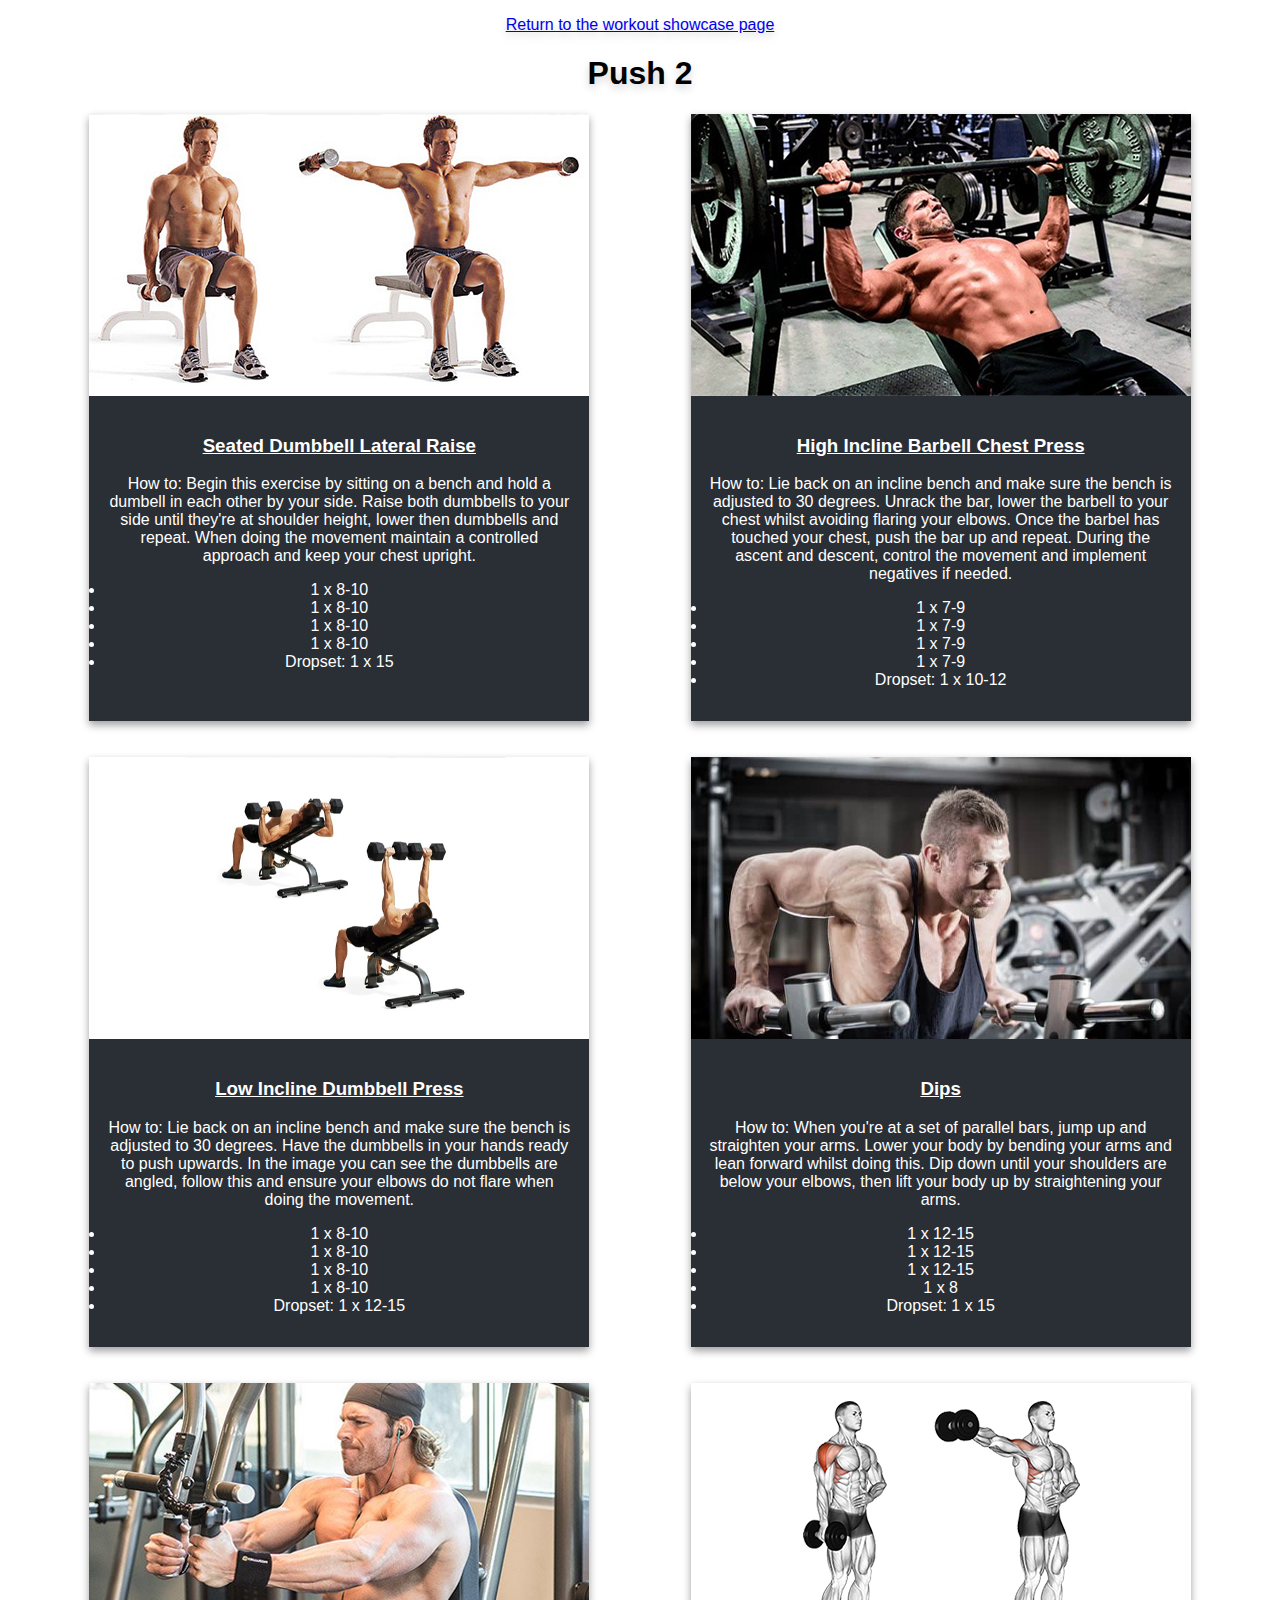
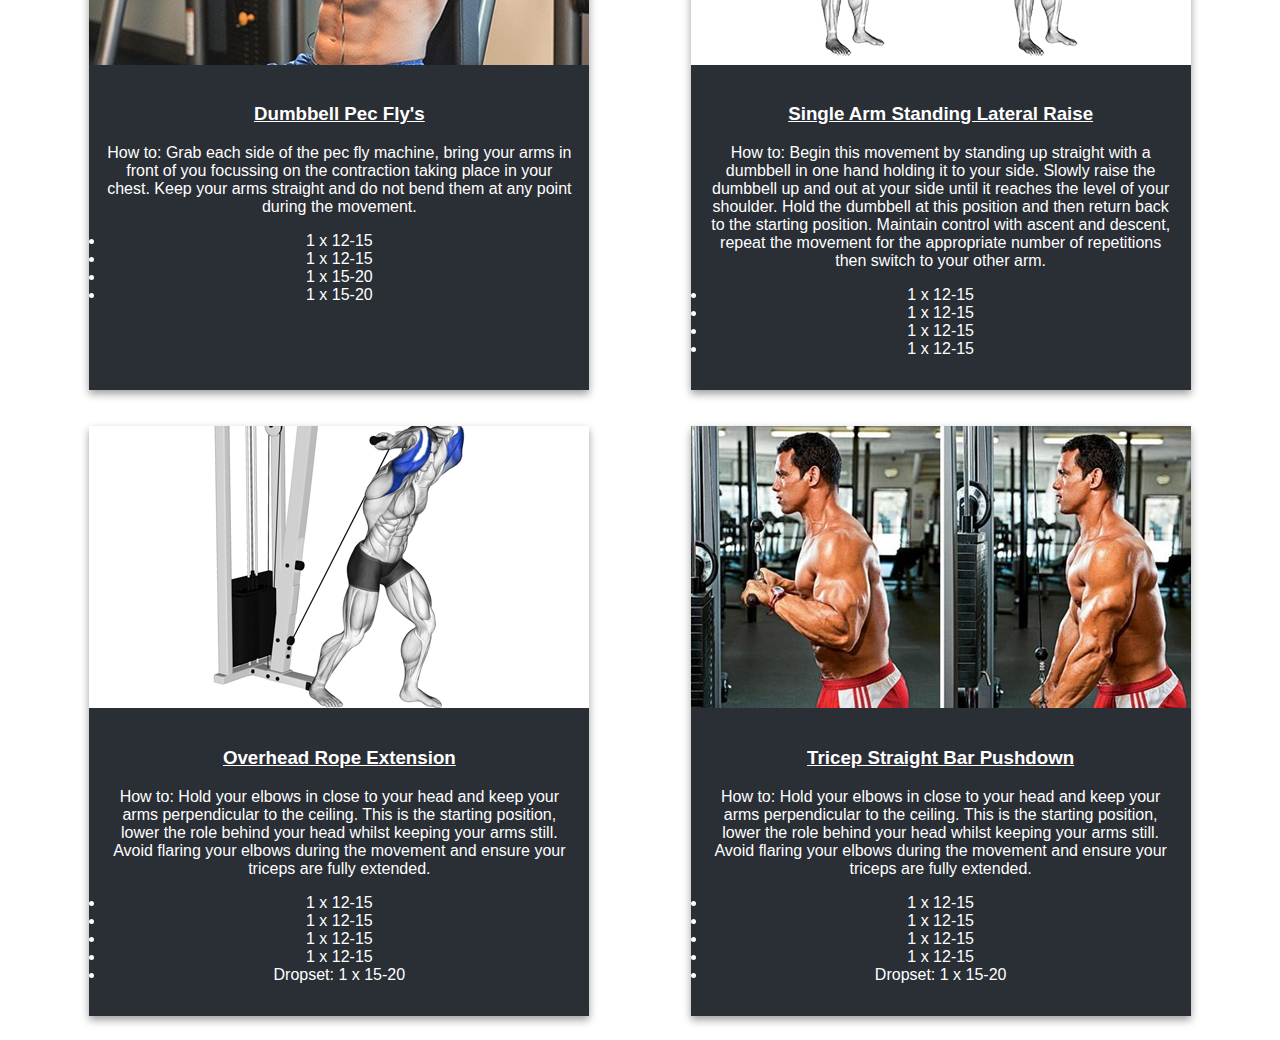
<file: push-2.html>
<!DOCTYPE html>
<html lang="en">

<head>
    <meta charset="UTF-8">
    <meta http-equiv="X-UA-Compatible" content="IE=edge">
    <meta name="viewport" content="width=device-width, initial-scale=1.0">
    <link rel="stylesheet" href="style.css">
    <link href="http://fonts.cdnfonts.com/css/sofia-pro" rel="stylesheet">


    <title>Push 2</title>
</head>

<body>
    <div class="workout-page-upper">
        <a href="index.html" id="page-nav">
            <p>Return to the workout showcase page</p>
        </a>
        <h1>Push 2</h1>

    </div>
    <div class="row-max-3">
        <div class="card workout-tile">
            <a href="https://www.google.com">
                <img src="resources/seatedlateralraise.jpg">
            </a>
            <div class="workout-content">
                <u>
                    <h3>Seated Dumbbell Lateral Raise</h3>
                </u>
                <p><b>How to:</b> Begin this exercise by sitting on a bench and hold a dumbell in each other by your side. Raise both dumbbells to your side until they're at shoulder height, lower then dumbbells and repeat. When doing the movement maintain
                    a controlled approach and keep your chest upright.</p>
                <dl>
                    <li>1 x 8-10</li>
                    <li>1 x 8-10</li>
                    <li>1 x 8-10</li>
                    <li>1 x 8-10</li>
                    <li>Dropset: 1 x 15</li>
                </dl>
            </div>
        </div>

        <div class="card workout-tile">
            <a href="https://www.google.com">
                <img src="resources/highinclinechestpress.jpg">
            </a>
            <div class="workout-content">
                <u>
                    <h3>High Incline Barbell Chest Press</h3>
                </u>
                <p><b>How to:</b> Lie back on an incline bench and make sure the bench is adjusted to 30 degrees. Unrack the bar, lower the barbell to your chest whilst avoiding flaring your elbows. Once the barbel has touched your chest, push the bar up
                    and repeat. During the ascent and descent, control the movement and implement negatives if needed.</p>
                <dl>
                    <li>1 x 7-9</li>
                    <li>1 x 7-9</li>
                    <li>1 x 7-9</li>
                    <li>1 x 7-9</li>
                    <li>Dropset: 1 x 10-12</li>
                </dl>
            </div>
        </div>

        <div class="card workout-tile">
            <a href="https://www.google.com">
                <img src="resources/lowinclinedbpress.jpg">
            </a>
            <div class="workout-content">
                <u>
                    <h3>Low Incline Dumbbell Press</h3>
                </u>
                <p><b>How to:</b> Lie back on an incline bench and make sure the bench is adjusted to 30 degrees. Have the dumbbells in your hands ready to push upwards. In the image you can see the dumbbells are angled, follow this and ensure your elbows
                    do not flare when doing the movement. </p>
                <dl>
                    <li>1 x 8-10</li>
                    <li>1 x 8-10</li>
                    <li>1 x 8-10</li>
                    <li>1 x 8-10</li>
                    <li>Dropset: 1 x 12-15</li>
                </dl>
            </div>
        </div>

        <div class="card workout-tile">
            <a href="https://www.google.com">
                <img src="resources/dips.jpg">
            </a>
            <div class="workout-content">
                <u>
                    <h3>Dips</h3>
                </u>
                <p><b>How to:</b> When you're at a set of parallel bars, jump up and straighten your arms. Lower your body by bending your arms and lean forward whilst doing this. Dip down until your shoulders are below your elbows, then lift your body up
                    by straightening your arms. </p>
                <dl>
                    <li>1 x 12-15</li>
                    <li>1 x 12-15</li>
                    <li>1 x 12-15</li>
                    <li>1 x 8</li>
                    <li>Dropset: 1 x 15</li>
                </dl>
            </div>
        </div>

        <div class="card workout-tile">
            <a href="https://www.google.com">
                <img src="resources/pecfly.jpg">
            </a>
            <div class="workout-content">
                <u>
                    <h3>Dumbbell Pec Fly's</h3>
                </u>
                <p><b>How to:</b> Grab each side of the pec fly machine, bring your arms in front of you focussing on the contraction taking place in your chest. Keep your arms straight and do not bend them at any point during the movement. </p>
                <dl>
                    <li>1 x 12-15</li>
                    <li>1 x 12-15</li>
                    <li>1 x 15-20</li>
                    <li>1 x 15-20</li>
                </dl>
            </div>
        </div>

        <div class="card workout-tile">
            <a href="https://www.google.com">
                <img src="resources/standingarmlateralraise.jpg">
            </a>
            <div class="workout-content">
                <u>
                    <h3>Single Arm Standing Lateral Raise</h3>
                </u>
                <p><b>How to:</b> Begin this movement by standing up straight with a dumbbell in one hand holding it to your side. Slowly raise the dumbbell up and out at your side until it reaches the level of your shoulder. Hold the dumbbell at this position
                    and then return back to the starting position. Maintain control with ascent and descent, repeat the movement for the appropriate number of repetitions then switch to your other arm.</p>
                <dl>
                    <li>1 x 12-15</li>
                    <li>1 x 12-15</li>
                    <li>1 x 12-15</li>
                    <li>1 x 12-15</li>
                </dl>
            </div>
        </div>

        <div class="card workout-tile">
            <a href="https://www.google.com">
                <img src="resources/ropeoverheadextension.jpg">
            </a>
            <div class="workout-content">
                <u>
                    <h3>Overhead Rope Extension</h3>
                </u>
                <p><b>How to:</b> Hold your elbows in close to your head and keep your arms perpendicular to the ceiling. This is the starting position, lower the role behind your head whilst keeping your arms still. Avoid flaring your elbows during the
                    movement and ensure your triceps are fully extended.</p>
                <dl>
                    <li>1 x 12-15</li>
                    <li>1 x 12-15</li>
                    <li>1 x 12-15</li>
                    <li>1 x 12-15</li>
                    <li>Dropset: 1 x 15-20</li>
                </dl>
            </div>
        </div>

        <div class="card workout-tile">
            <a href="https://www.google.com">
                <img src="resources/tricepbarpushdown.jpg">
            </a>
            <div class="workout-content">
                <u>
                    <h3>Tricep Straight Bar Pushdown</h3>
                </u>
                <p><b>How to:</b> Hold your elbows in close to your head and keep your arms perpendicular to the ceiling. This is the starting position, lower the role behind your head whilst keeping your arms still. Avoid flaring your elbows during the
                    movement and ensure your triceps are fully extended.</p>
                <dl>
                    <li>1 x 12-15</li>
                    <li>1 x 12-15</li>
                    <li>1 x 12-15</li>
                    <li>1 x 12-15</li>
                    <li>Dropset: 1 x 15-20</li>
                </dl>
            </div>
        </div>



    </div>




</body>

</html>
</file>
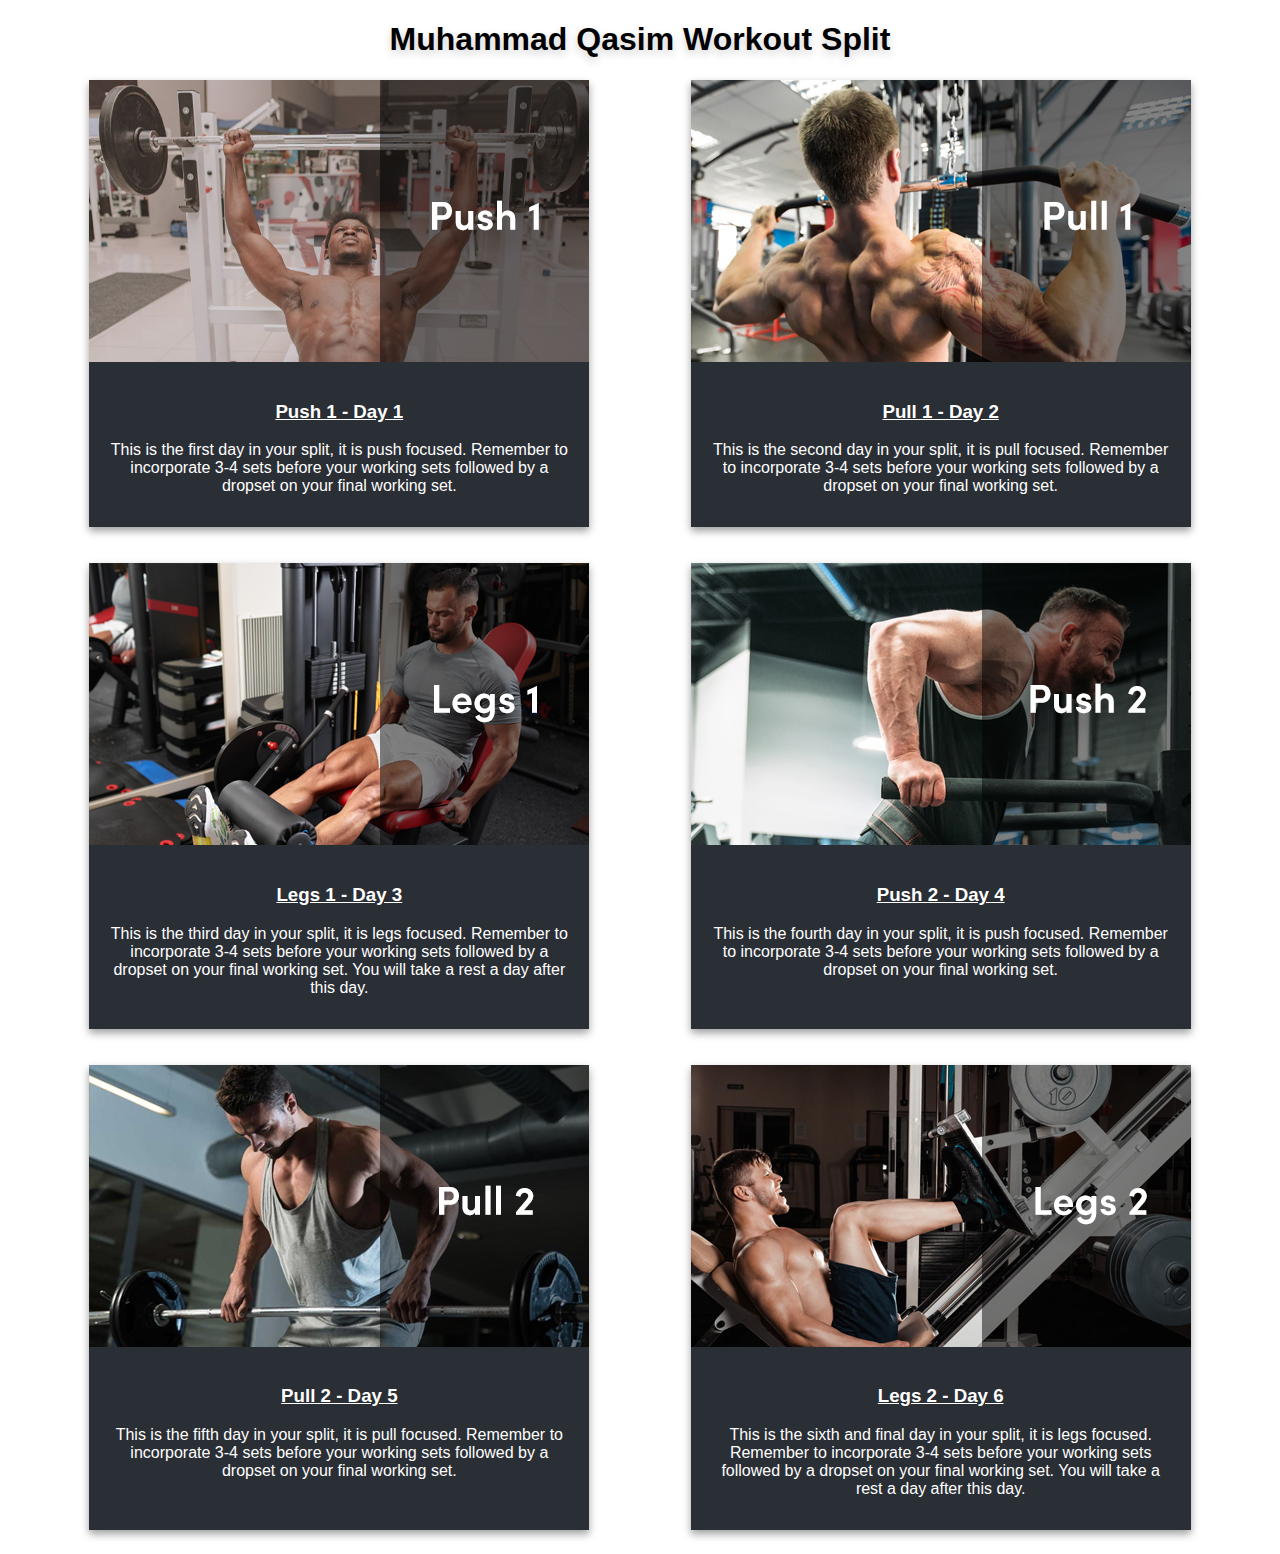
<file: workout-showcase.html>
<!DOCTYPE html>
<html lang="en">

<head>
    <meta charset="UTF-8">
    <meta http-equiv="X-UA-Compatible" content="IE=edge">
    <meta name="viewport" content="width=device-width, initial-scale=1.0">
    <link rel="stylesheet" href="style.css">
    <link href="http://fonts.cdnfonts.com/css/sofia-pro" rel="stylesheet">


    <title>Workout Collection</title>
</head>

<body>
    <div class="workout-page-upper">
        <h1>Muhammad Qasim Workout Split</h1>

    </div>
    <div class="row-max-3">
        <div class="card workout-tile">
            <a href="push-1.html">
                <img src="resources/push1.jpg">
            </a>
            <div class="workout-content">
                <u>
                    <h3>Push 1 - Day 1</h3>
                </u>
                <p>This is the first day in your split, it is push focused. Remember to incorporate 3-4 sets before your working sets followed by a dropset on your final working set.</p>
            </div>
        </div>

        <div class="card workout-tile">
            <a href="pull-1.html">
                <img src="resources/pull1.jpg">
            </a>
            <div class="workout-content">
                <u>
                    <h3>Pull 1 - Day 2</h3>
                </u>
                <p>This is the second day in your split, it is pull focused. Remember to incorporate 3-4 sets before your working sets followed by a dropset on your final working set.</p>
            </div>
        </div>

        <div class="card workout-tile">
            <a href="legs-1.html">
                <img src="resources/legs1.jpg">
            </a>
            <div class="workout-content">
                <u>
                    <h3>Legs 1 - Day 3</h3>
                </u>
                <p>This is the third day in your split, it is legs focused. Remember to incorporate 3-4 sets before your working sets followed by a dropset on your final working set. You will take a rest a day after this day.</p>
            </div>
        </div>

        <div class="card workout-tile">
            <a href="push-2.html">
                <img src="resources/push2.jpg">
            </a>
            <div class="workout-content">
                <u>
                    <h3>Push 2 - Day 4</h3>
                </u>
                <p>This is the fourth day in your split, it is push focused. Remember to incorporate 3-4 sets before your working sets followed by a dropset on your final working set.</p>
            </div>
        </div>

        <div class="card workout-tile">
            <a href="pull-2.html">
                <img src="resources/pull2.jpg">
            </a>
            <div class="workout-content">
                <u>
                    <h3>Pull 2 - Day 5</h3>
                </u>
                <p>This is the fifth day in your split, it is pull focused. Remember to incorporate 3-4 sets before your working sets followed by a dropset on your final working set.</p>
            </div>
        </div>

        <div class="card workout-tile">
            <a href="legs-2.html">
                <img src="resources/legs2.jpg">
            </a>
            <div class="workout-content">
                <u>
                    <h3>Legs 2 - Day 6</h3>
                </u>
                <p>This is the sixth and final day in your split, it is legs focused. Remember to incorporate 3-4 sets before your working sets followed by a dropset on your final working set. You will take a rest a day after this day.</p>
            </div>
        </div>


    </div>
</body>

</html>
</file>
<file: style.css>
body {
    font-family: 'Sofia Pro', sans-serif;
}


/* div {
    border: 1px solid black;
} */

.workout-tile {
    max-width: 500px;
    overflow: hidden;
    font-weight: 300;
    text-align: center;
    color: white;
    box-shadow: 0 4px 8px rgba(0, 0, 0, 0.38);
}

img {
    max-width: 100%;
    height: auto;
}

.card {
    width: 100%;
    margin: 0 0 1em;
    flex-direction: column;
    background-color: #2a2e35;
}

.row-max-3 {
    display: grid;
    gap: 1.25rem;
    grid-template-columns: repeat(auto-fit, minmax(250px, 500px));
    justify-content: space-evenly;
}

.workout-content {
    padding: 1em;
}

.workout-page-upper {
    text-align: center;
    font-weight: 300;
    text-shadow: 0 4px 8px rgba(0, 0, 0, 0.18);
}
</file>
